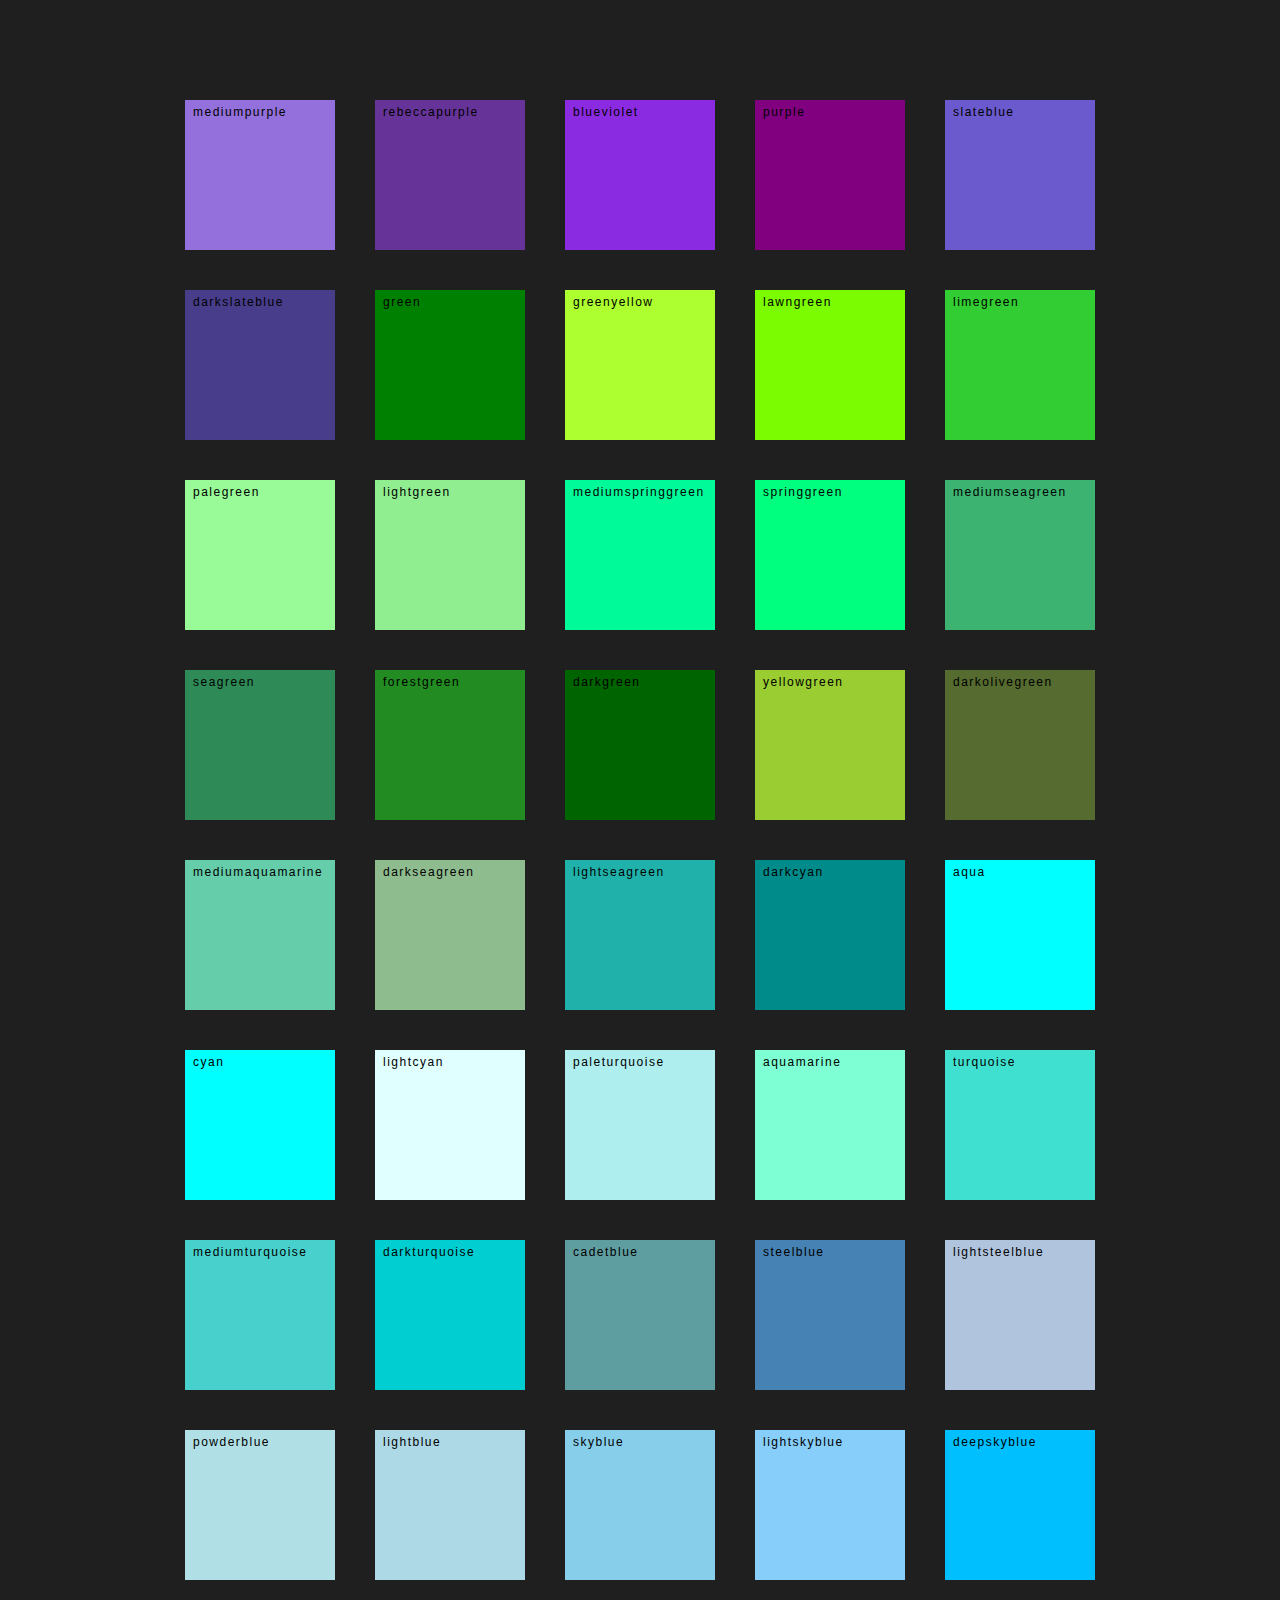
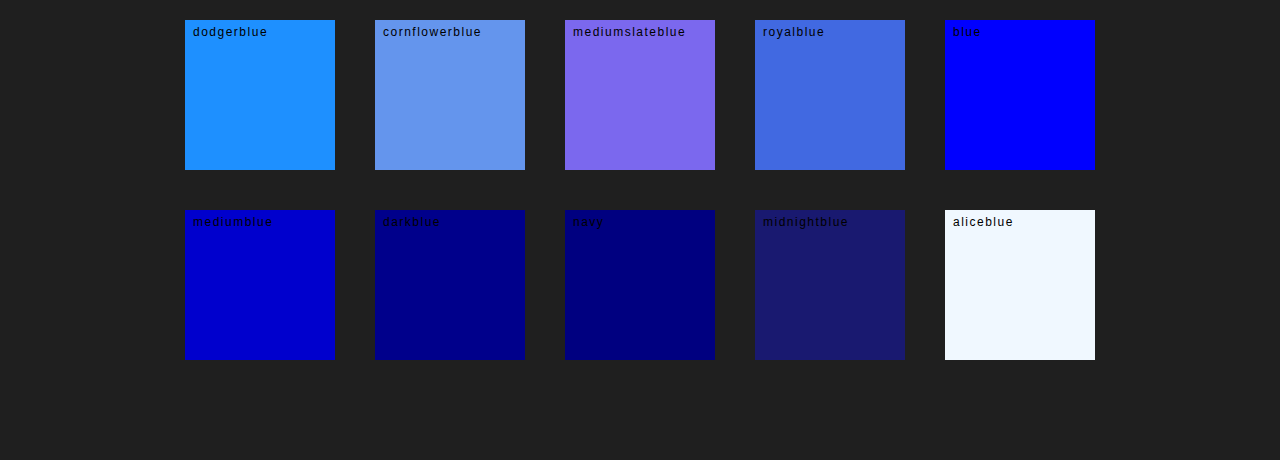
<file: fifty-shades-of-cold.html>
<!DOCTYPE html>
<html>

<head>
  <title>Fifty shades of cold</title>
  <meta http-equiv="Content-Type" content="text/html; charset=utf-8" />
  <link id="fav" rel="shortcut icon" type="image/x-icon" href="data:image/x-icon;,">
  <link rel="stylesheet" type="text/css" href="./fifty-shades-of-cold.data.css">

</head>

<body>
  <script type="module">

    import { generateClasses, generateColdShades, choseShade } from './fifty-shades-of-cold.js'

    generateClasses()
    generateColdShades()

    const divs = [...document.querySelectorAll('div')]
    divs.map((d) => {
      d.addEventListener('click', () => choseShade(d.textContent))
    })

  </script>
</body>

</html>
</file>
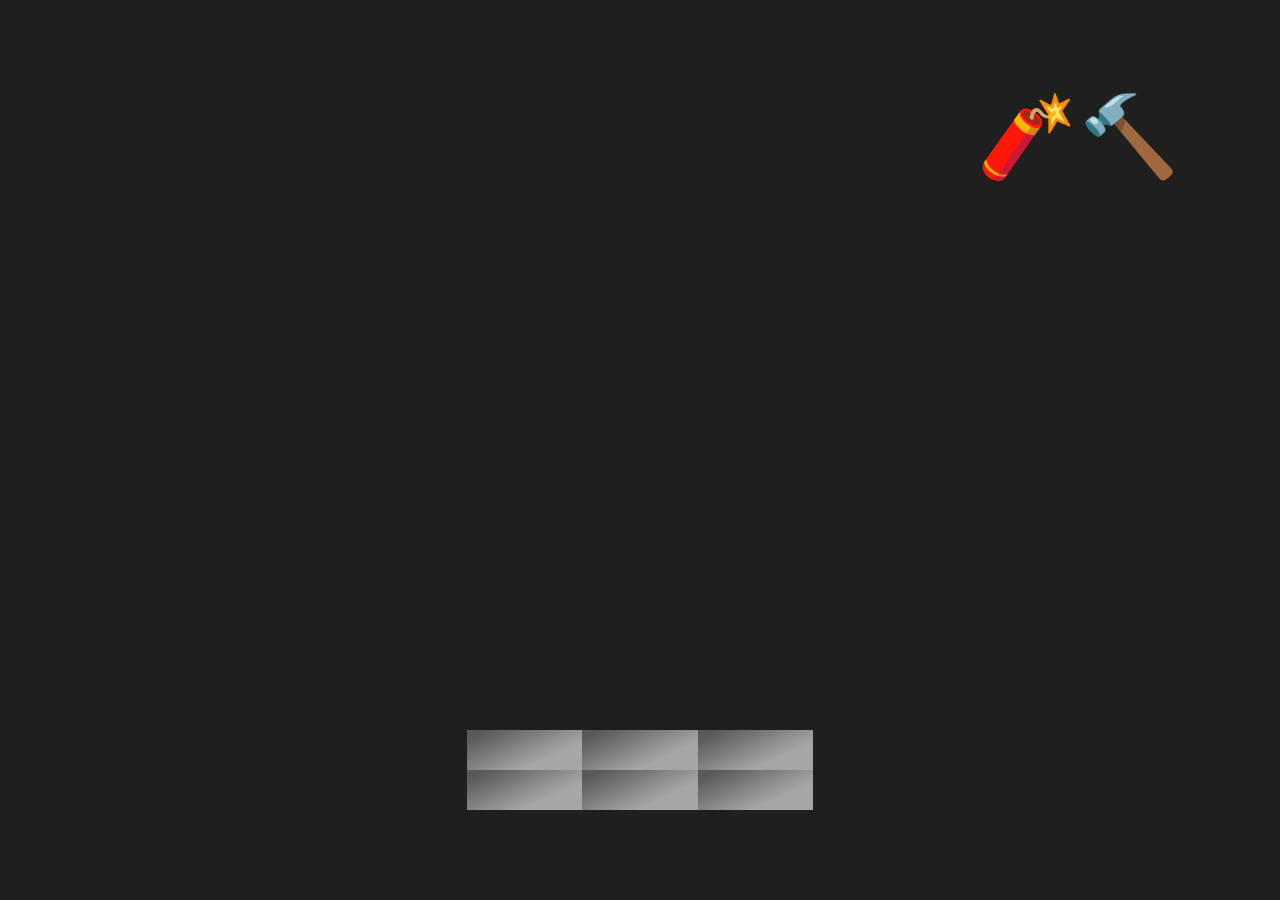
<file: dom/build-brick-and-break.js/build-brick-and-break.html>
<!DOCTYPE html>
<html>

<head>
  <title>Build brick and break</title>
  <meta http-equiv="Content-Type" content="text/html; charset=utf-8" />
  <link id="fav" rel="shortcut icon" type="image/x-icon" href="data:image/x-icon;,">
  <link rel="stylesheet" type="text/css" href="./build-brick-and-break.data.css">
</head>

<body>
  <script type="module">
    import { build, repair, destroy } from './build-brick-and-break.js'

    build(54)

    const body = document.querySelector('body')

    const tools = document.createElement('section')
    tools.id = 'tools'
    body.append(tools)

    const dynamite = document.createElement('span')
    dynamite.id = 'dynamite'
    dynamite.textContent = '🧨'
    dynamite.addEventListener('click', destroy)

    const hammer = document.createElement('span')
    hammer.id = 'hammer'
    hammer.textContent = '🔨'
    hammer.addEventListener('click', () => repair(...reparations))

    tools.append(dynamite, hammer)

    const random = (min, max) => {
      min = Math.ceil(min)
      max = Math.floor(max)
      return Math.floor(Math.random() * (max - min + 1)) + min
    }

    const randomBricks = [...Array(15).keys()].map((e) => `brick-${random(1, 54)}`)
    const reparations = [...new Set(['brick-26', ...randomBricks])]

    body.dataset.reparations = reparations

  </script>
</body>

</html>
</file>
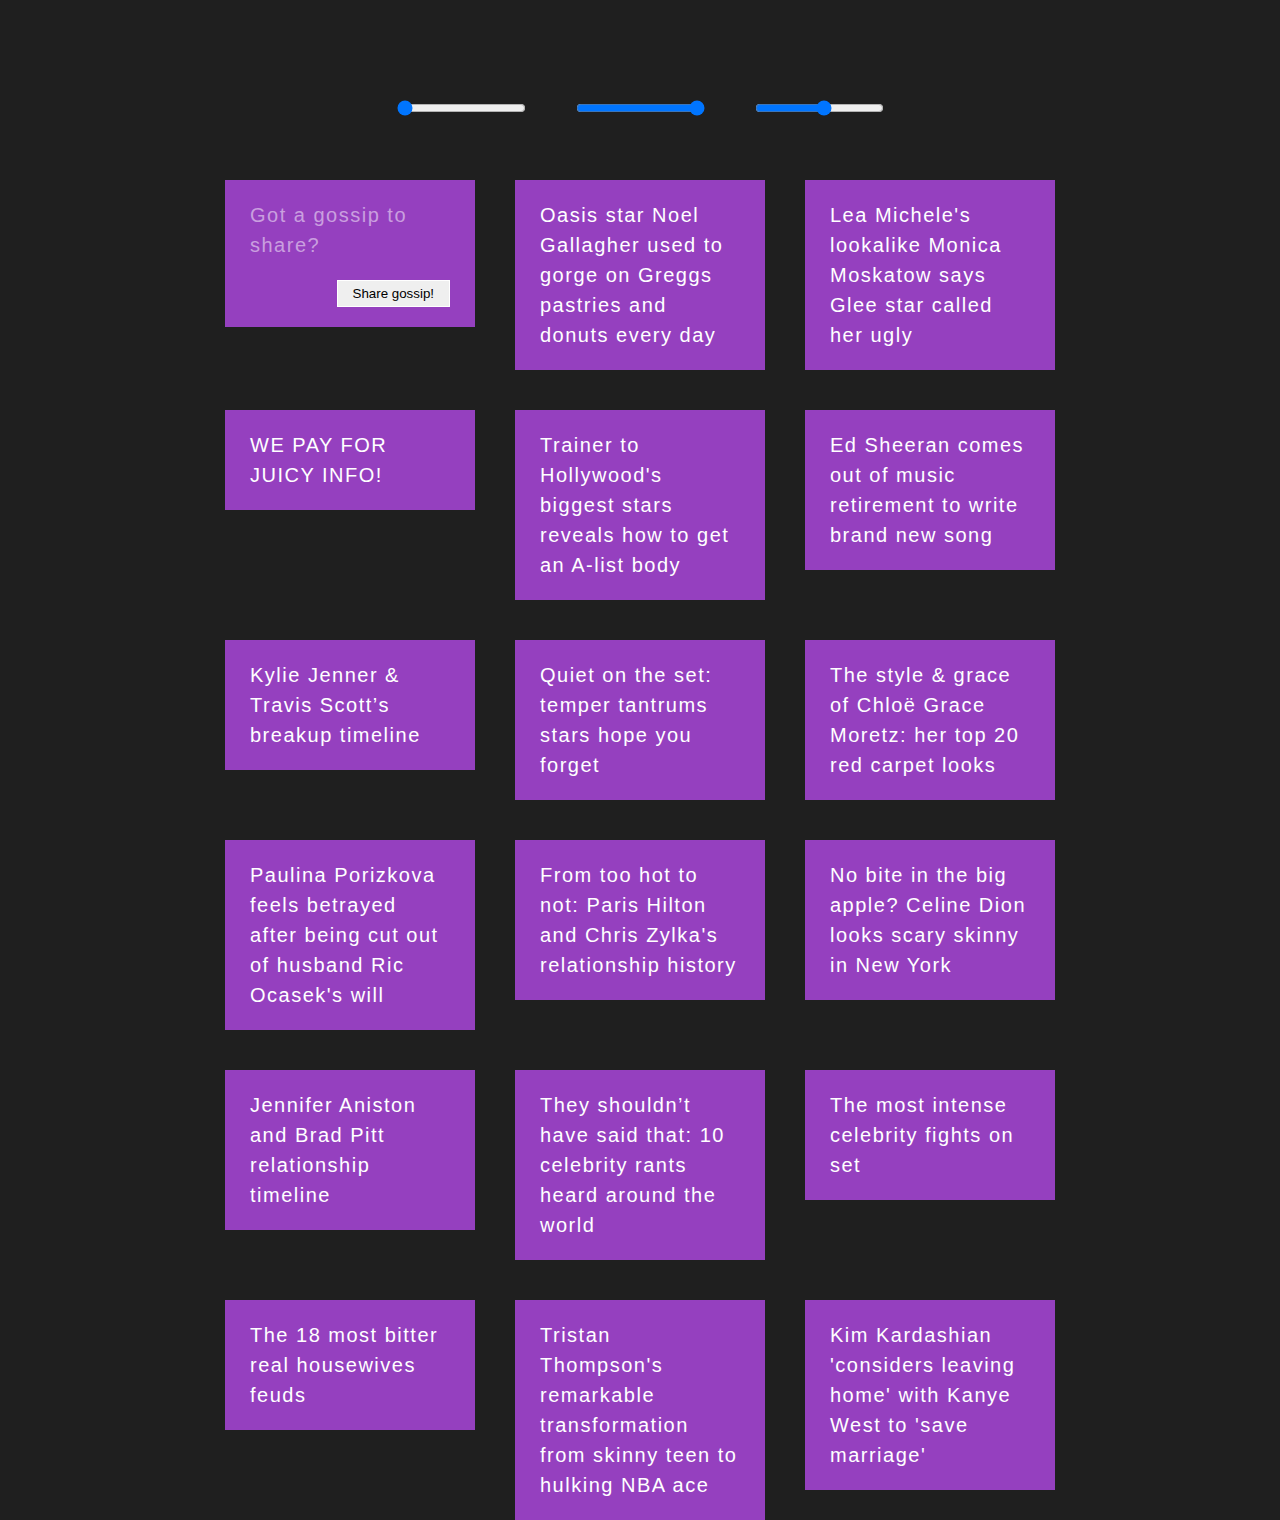
<file: dom/gossip-grid.js/gossip-grid.html>
<!DOCTYPE html>
<html>

<head>
  <title>Gossip grid</title>
  <meta http-equiv="Content-Type" content="text/html; charset=utf-8" />
  <link id="fav" rel="shortcut icon" type="image/x-icon" href="data:image/x-icon;,">
  <link rel="stylesheet" type="text/css" href="./gossip-grid.data.css">
</head>

<body>
  <script type="module">

    import { grid } from './gossip-grid.js'

    grid()

  </script>
</body>

</html>
</file>
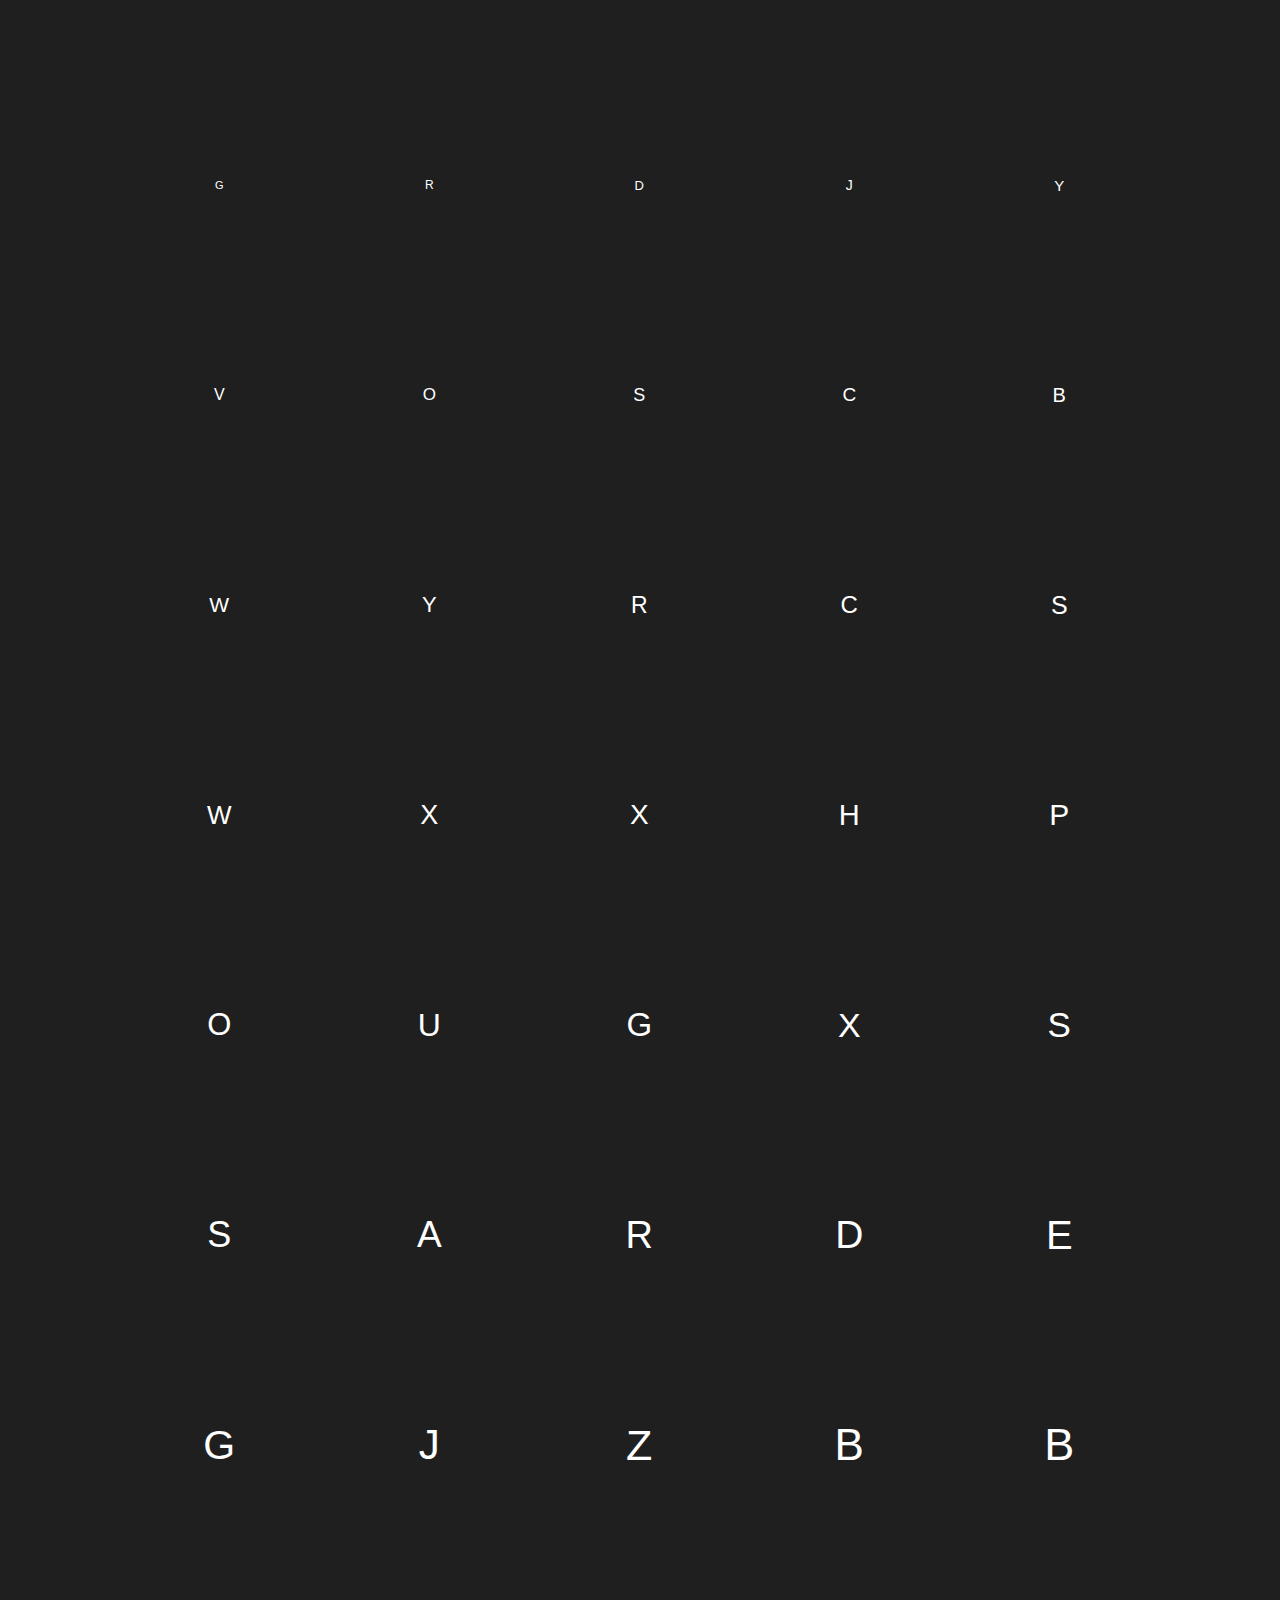
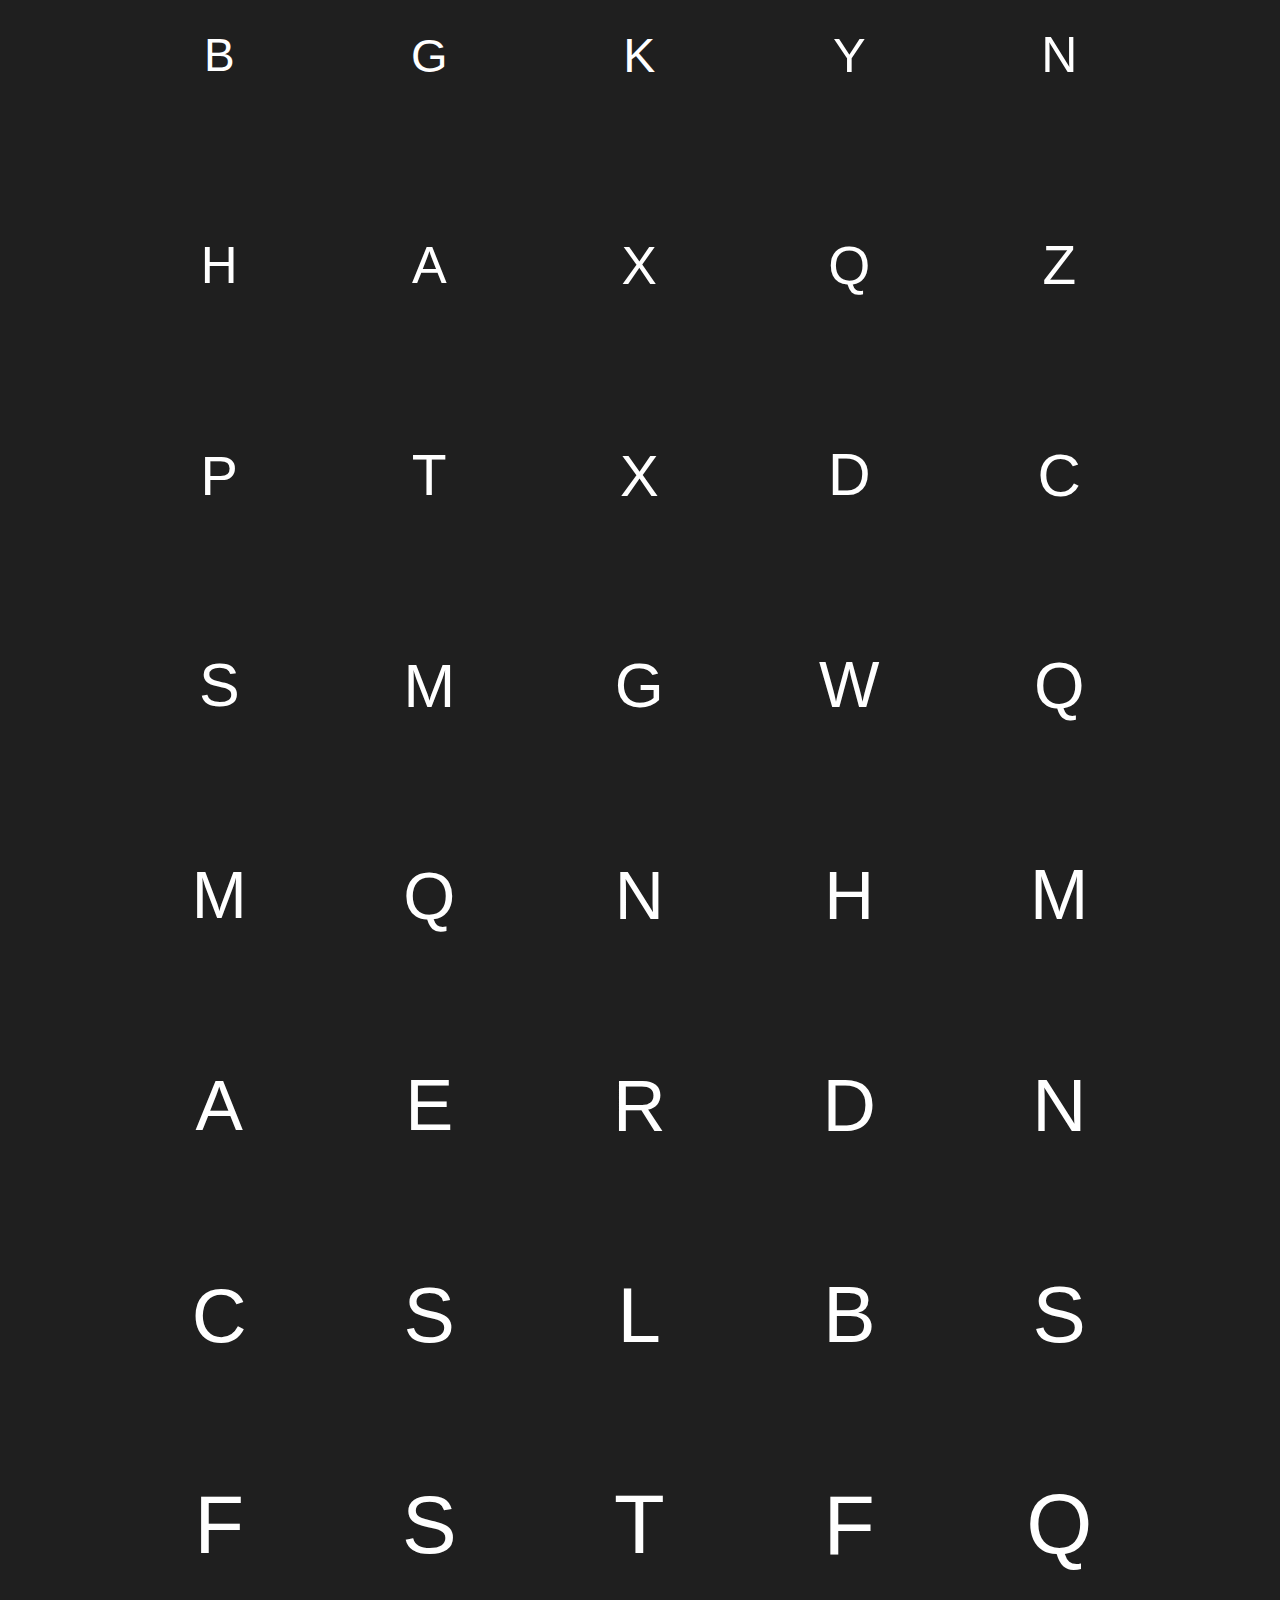
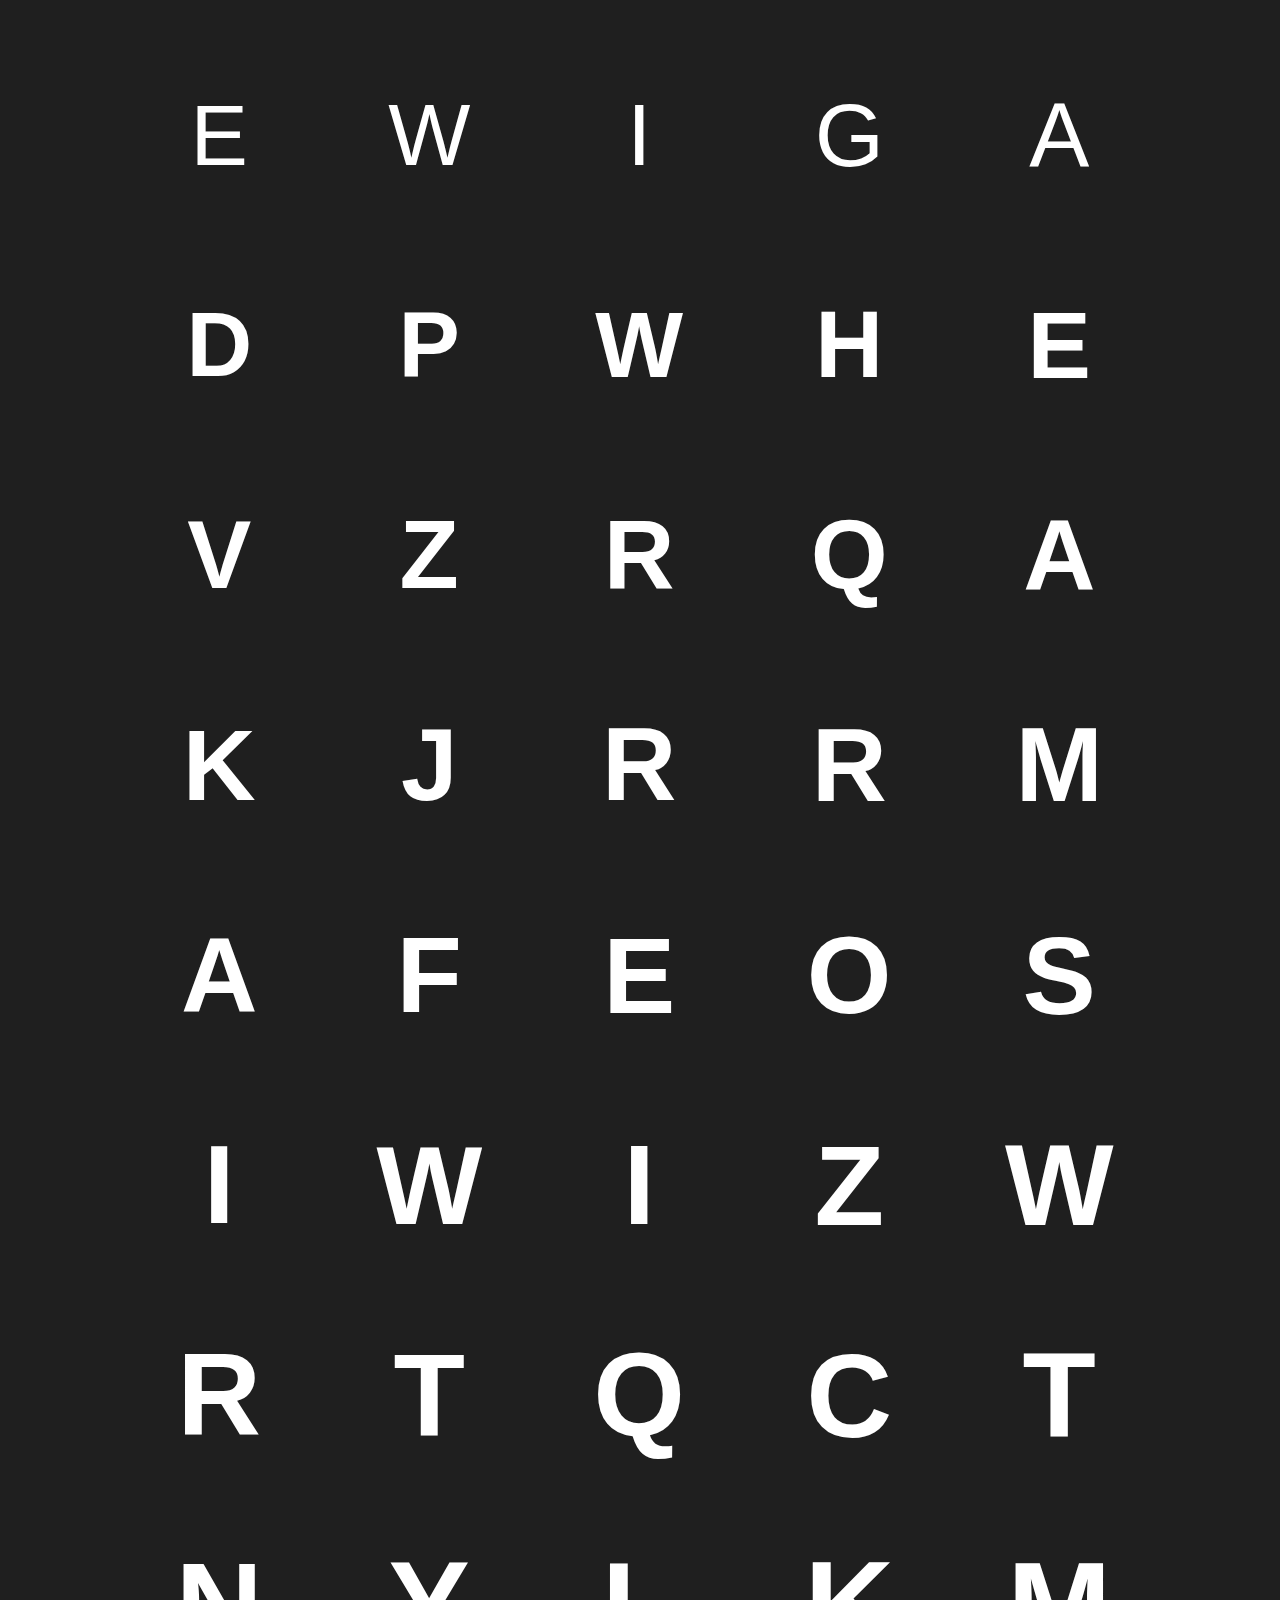
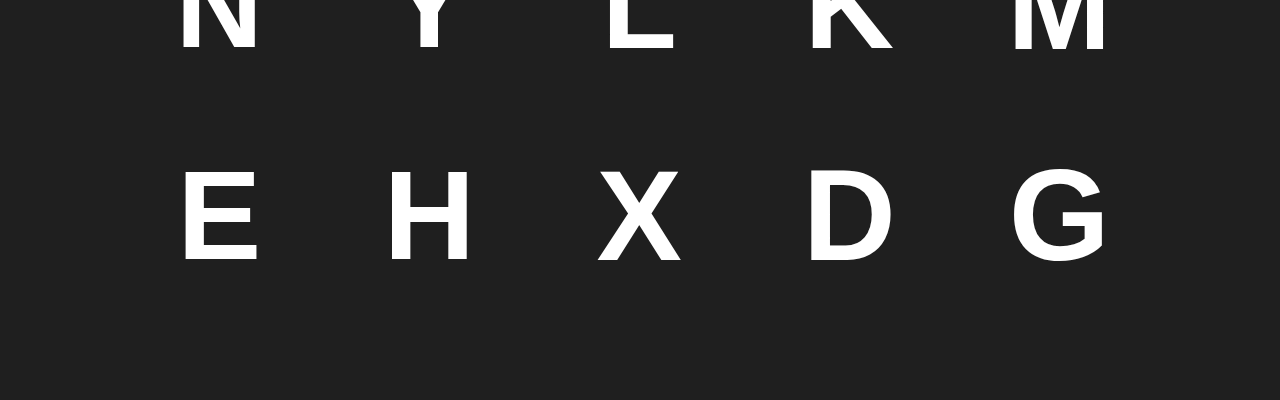
<file: dom/harder-bigger-bolder-stronger.js/harder-bigger-bolder-stronger.html>
<!DOCTYPE html>
<html>

<head>
  <title>Harder, bigger, bolder, stronger</title>
  <meta http-equiv="Content-Type" content="text/html; charset=utf-8" />
  <link id="fav" rel="shortcut icon" type="image/x-icon" href="data:image/x-icon;,">
  <link rel="stylesheet" type="text/css" href="./harder-bigger-bolder-stronger.data.css">
</head>

<body>
  <script type="module">

    import { generateLetters } from './harder-bigger-bolder-stronger.js'

    generateLetters()

  </script>
</body>

</html>
</file>
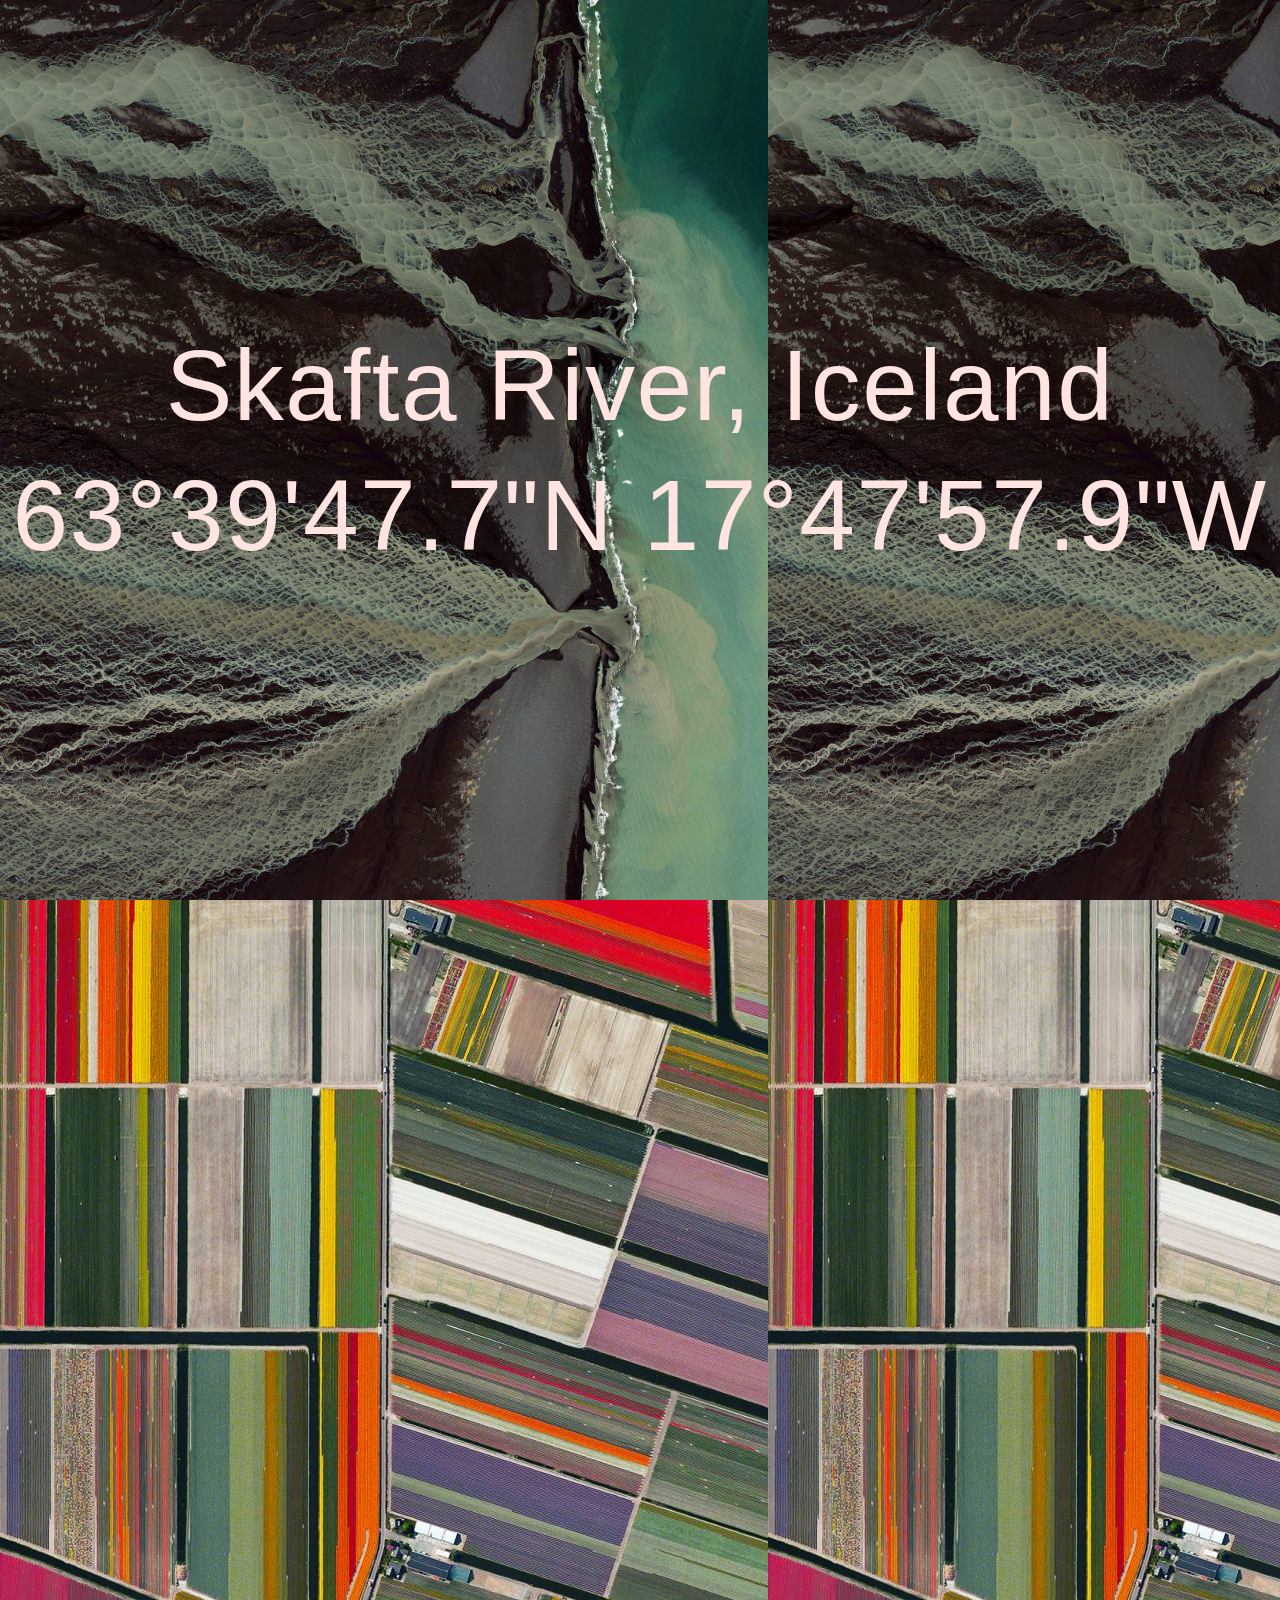
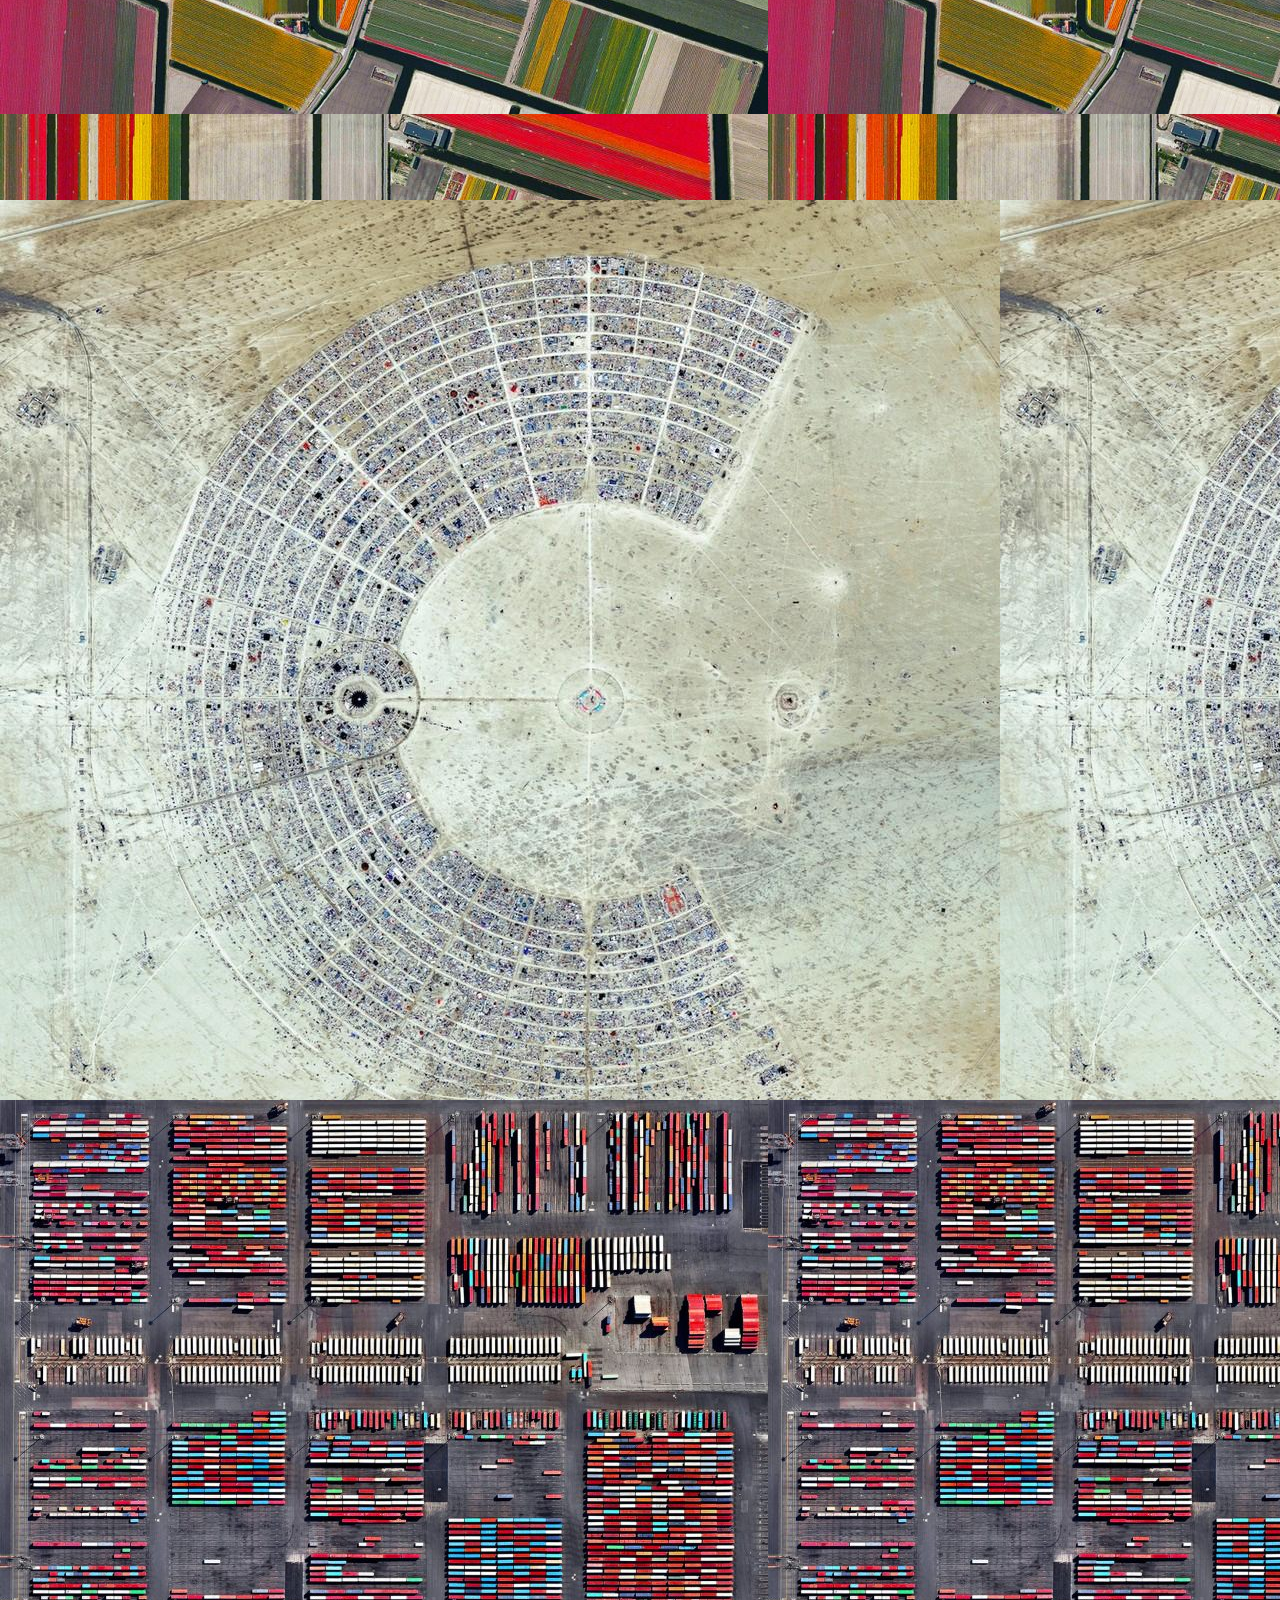
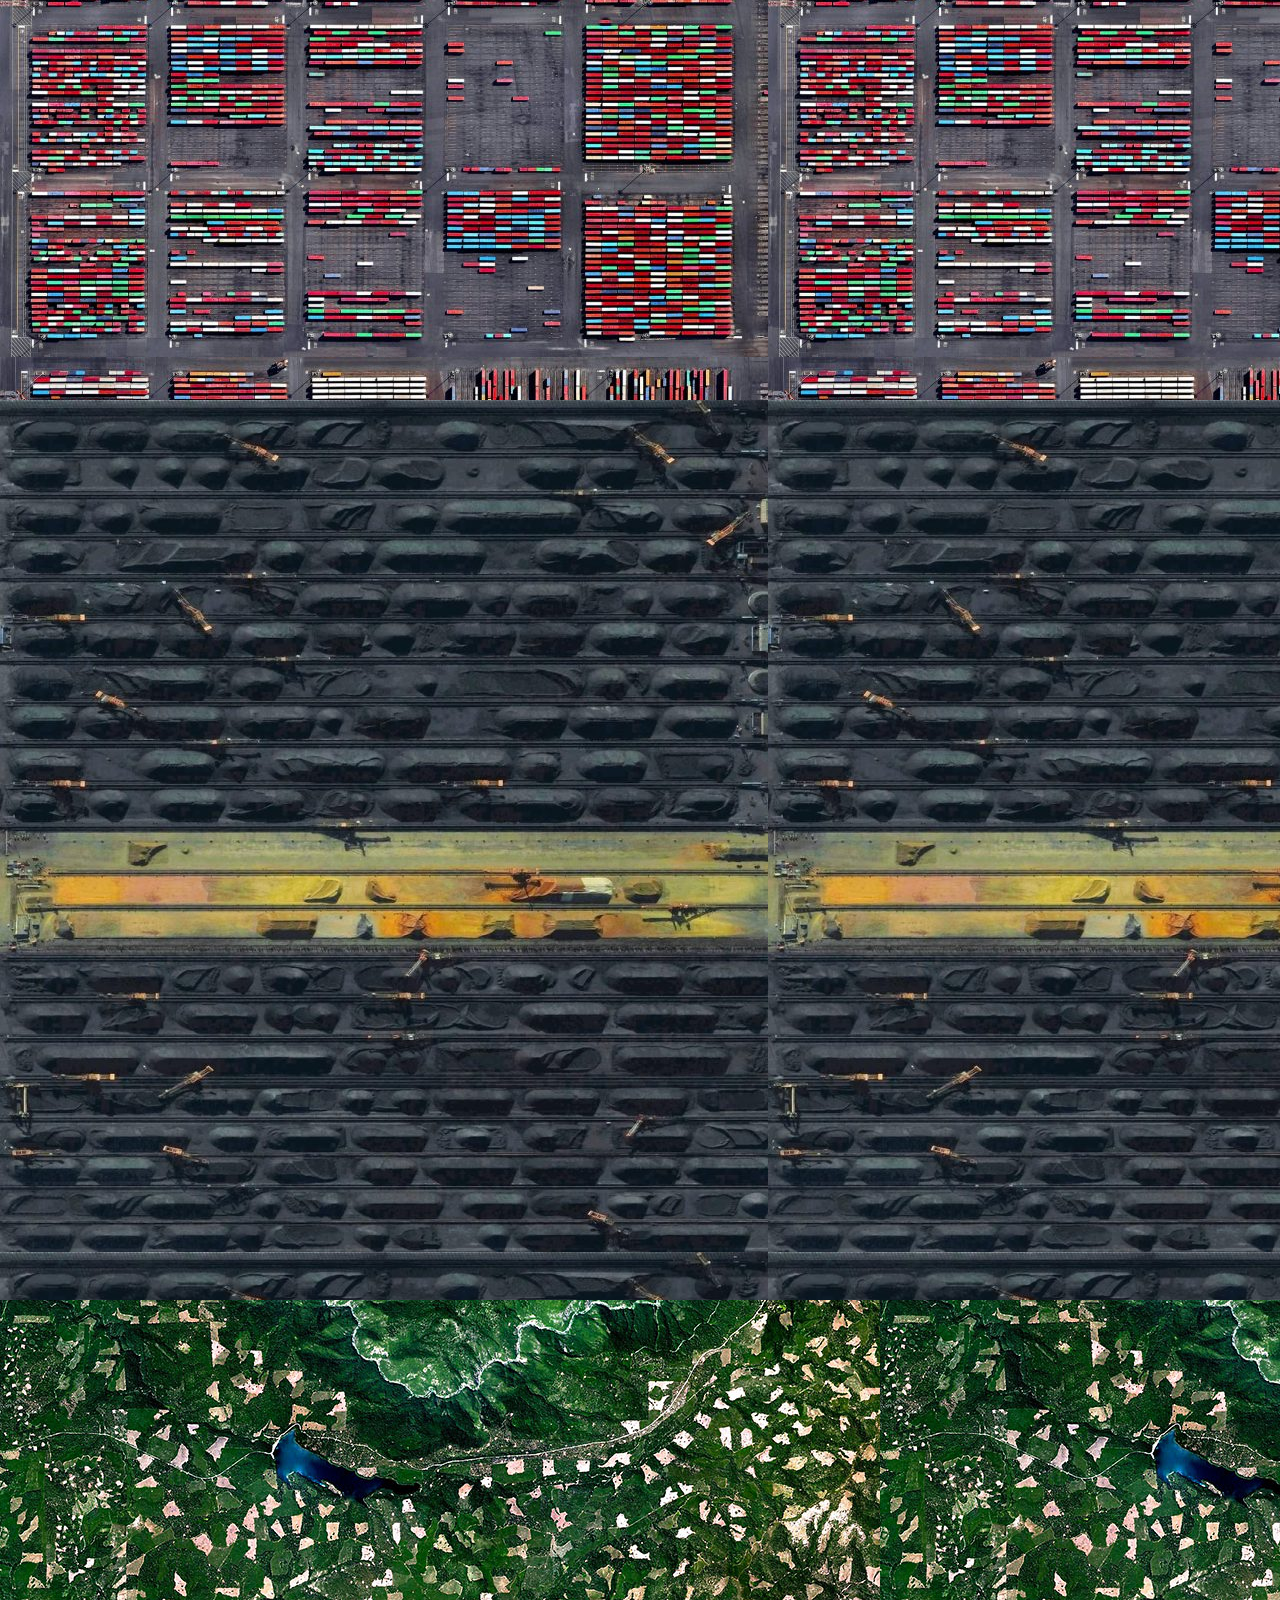
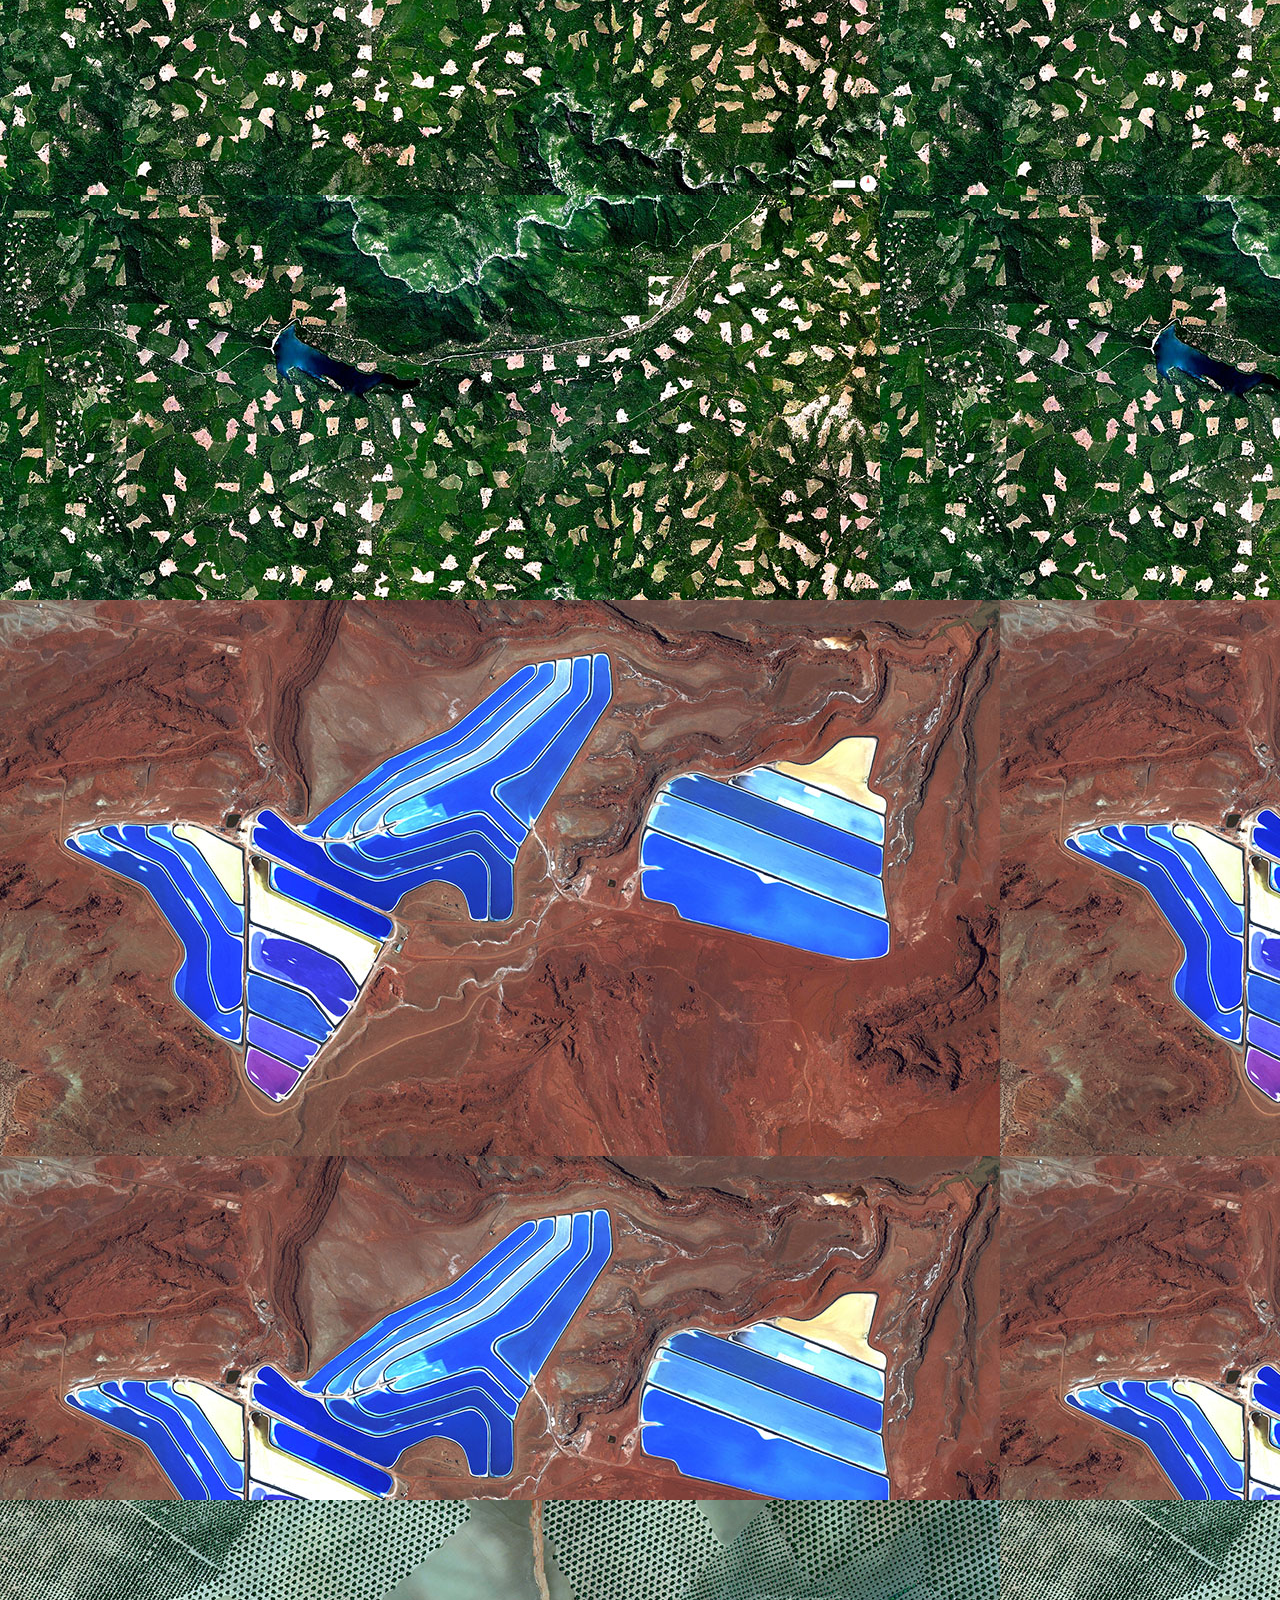
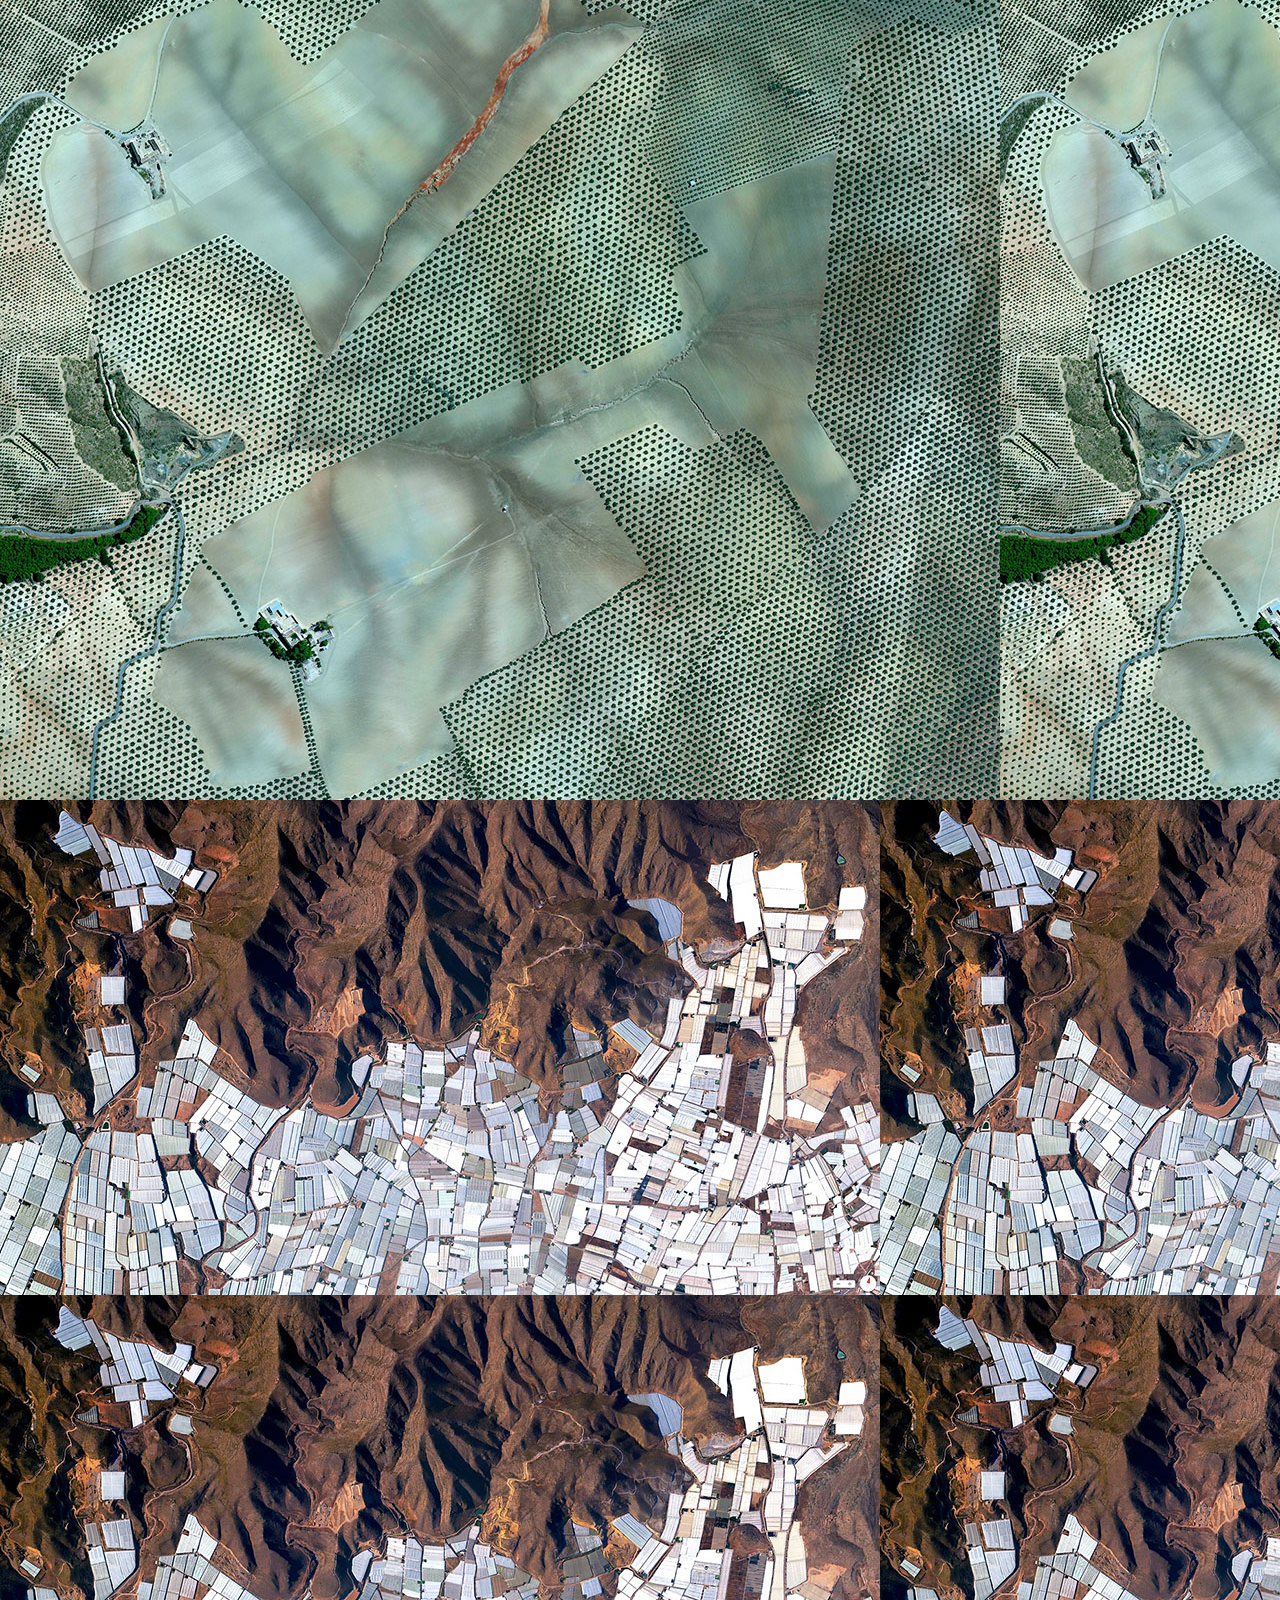
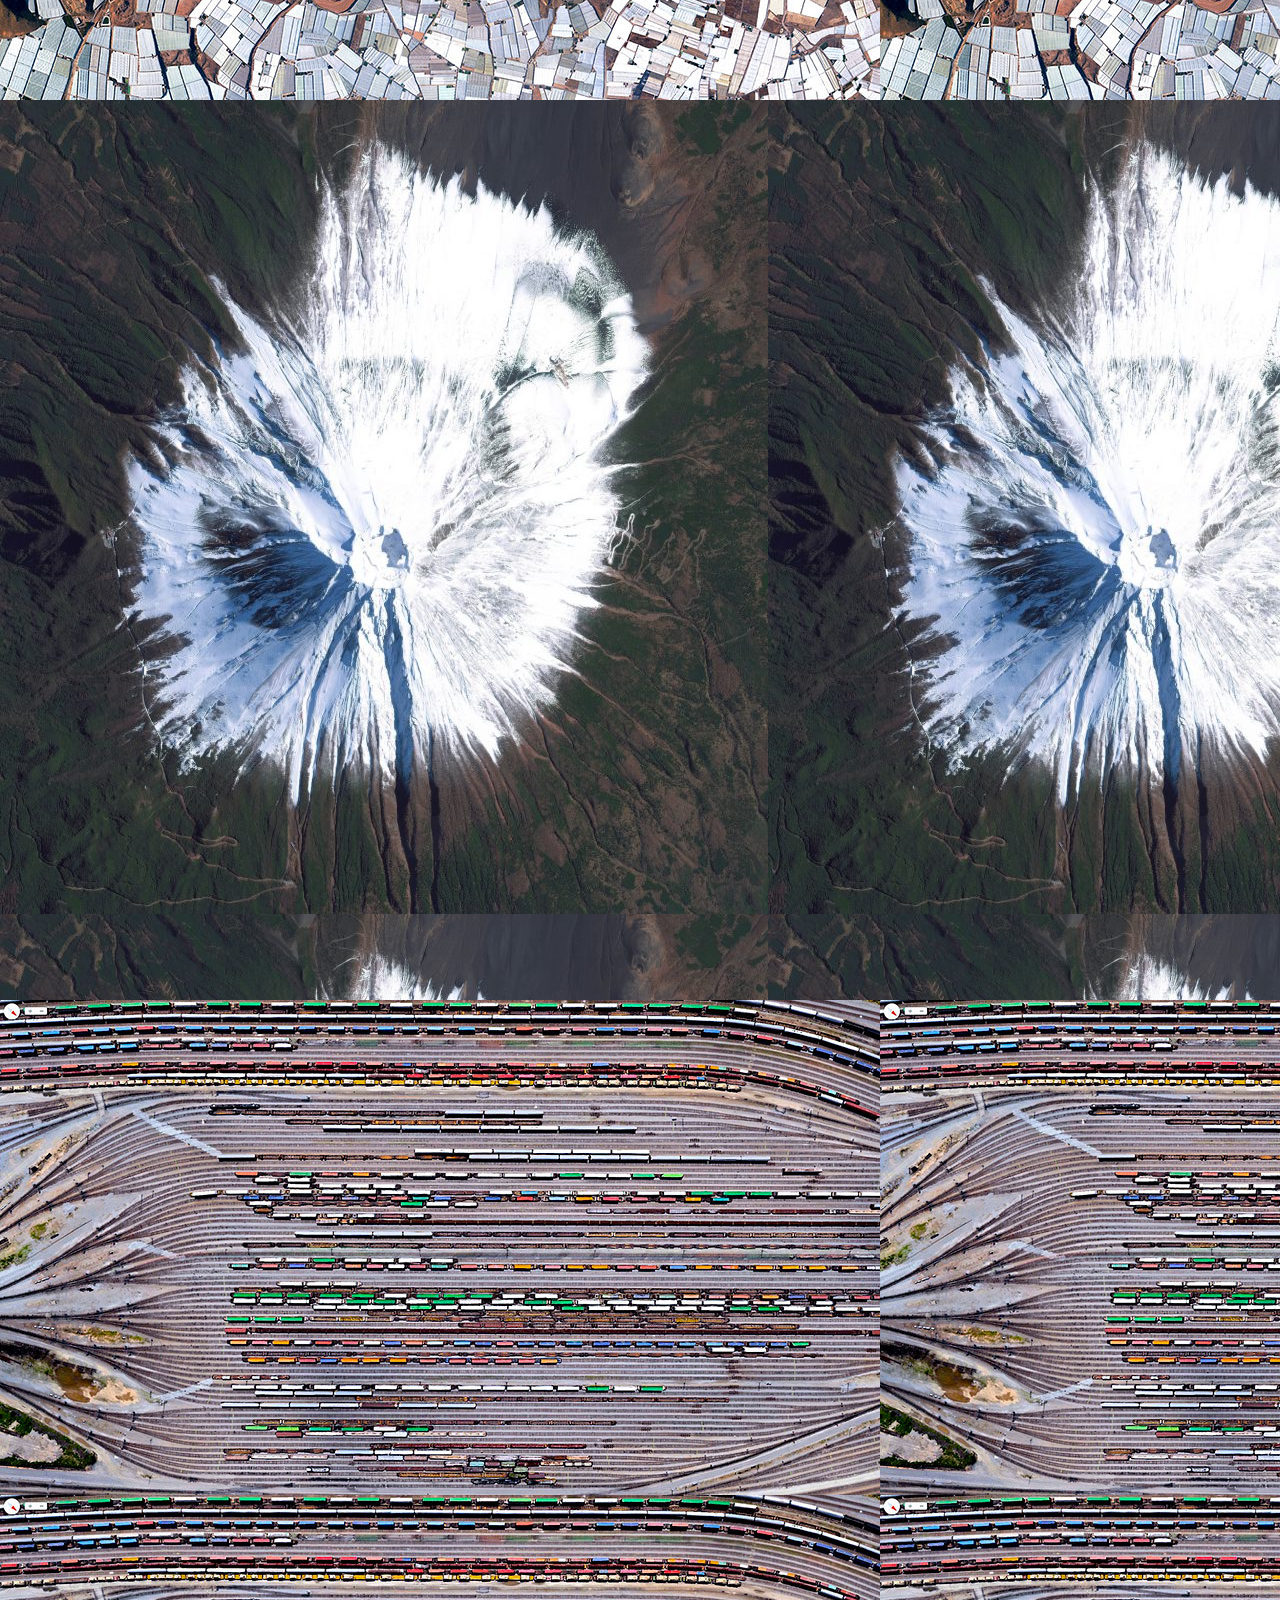
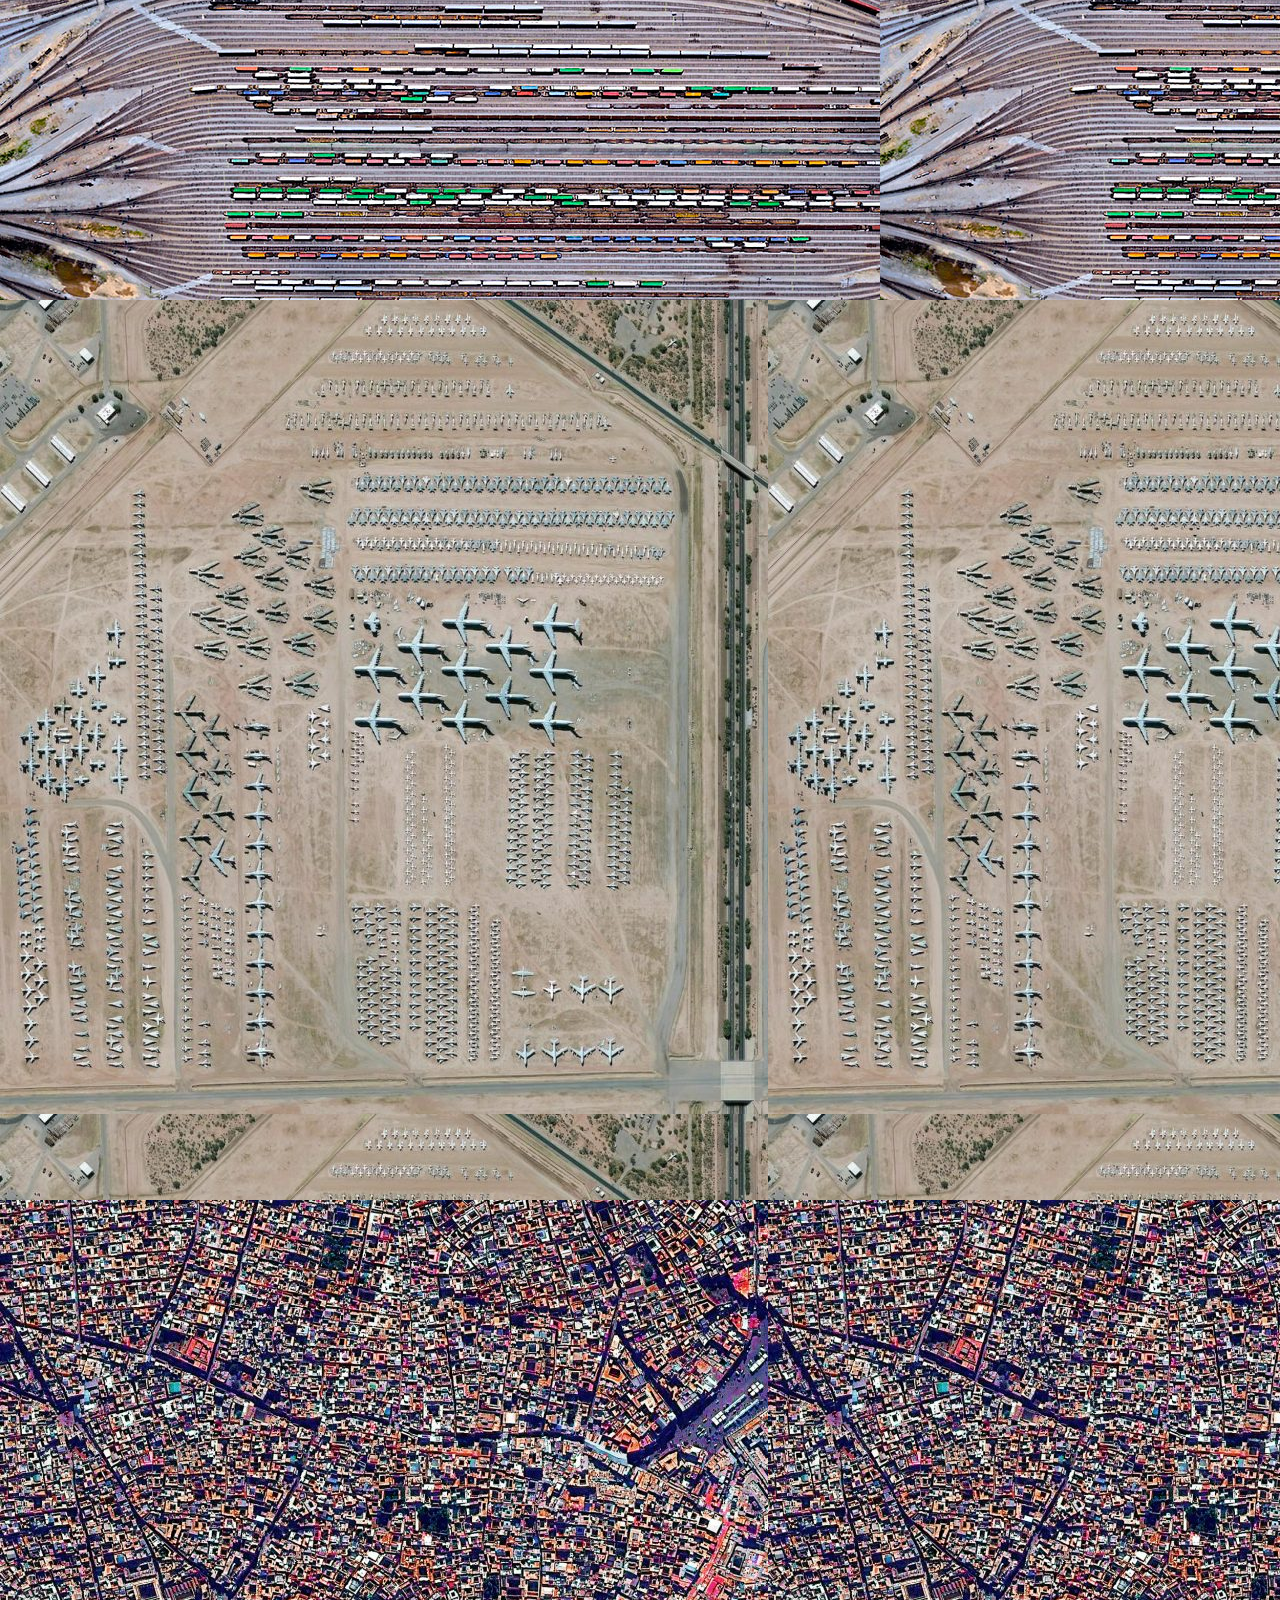
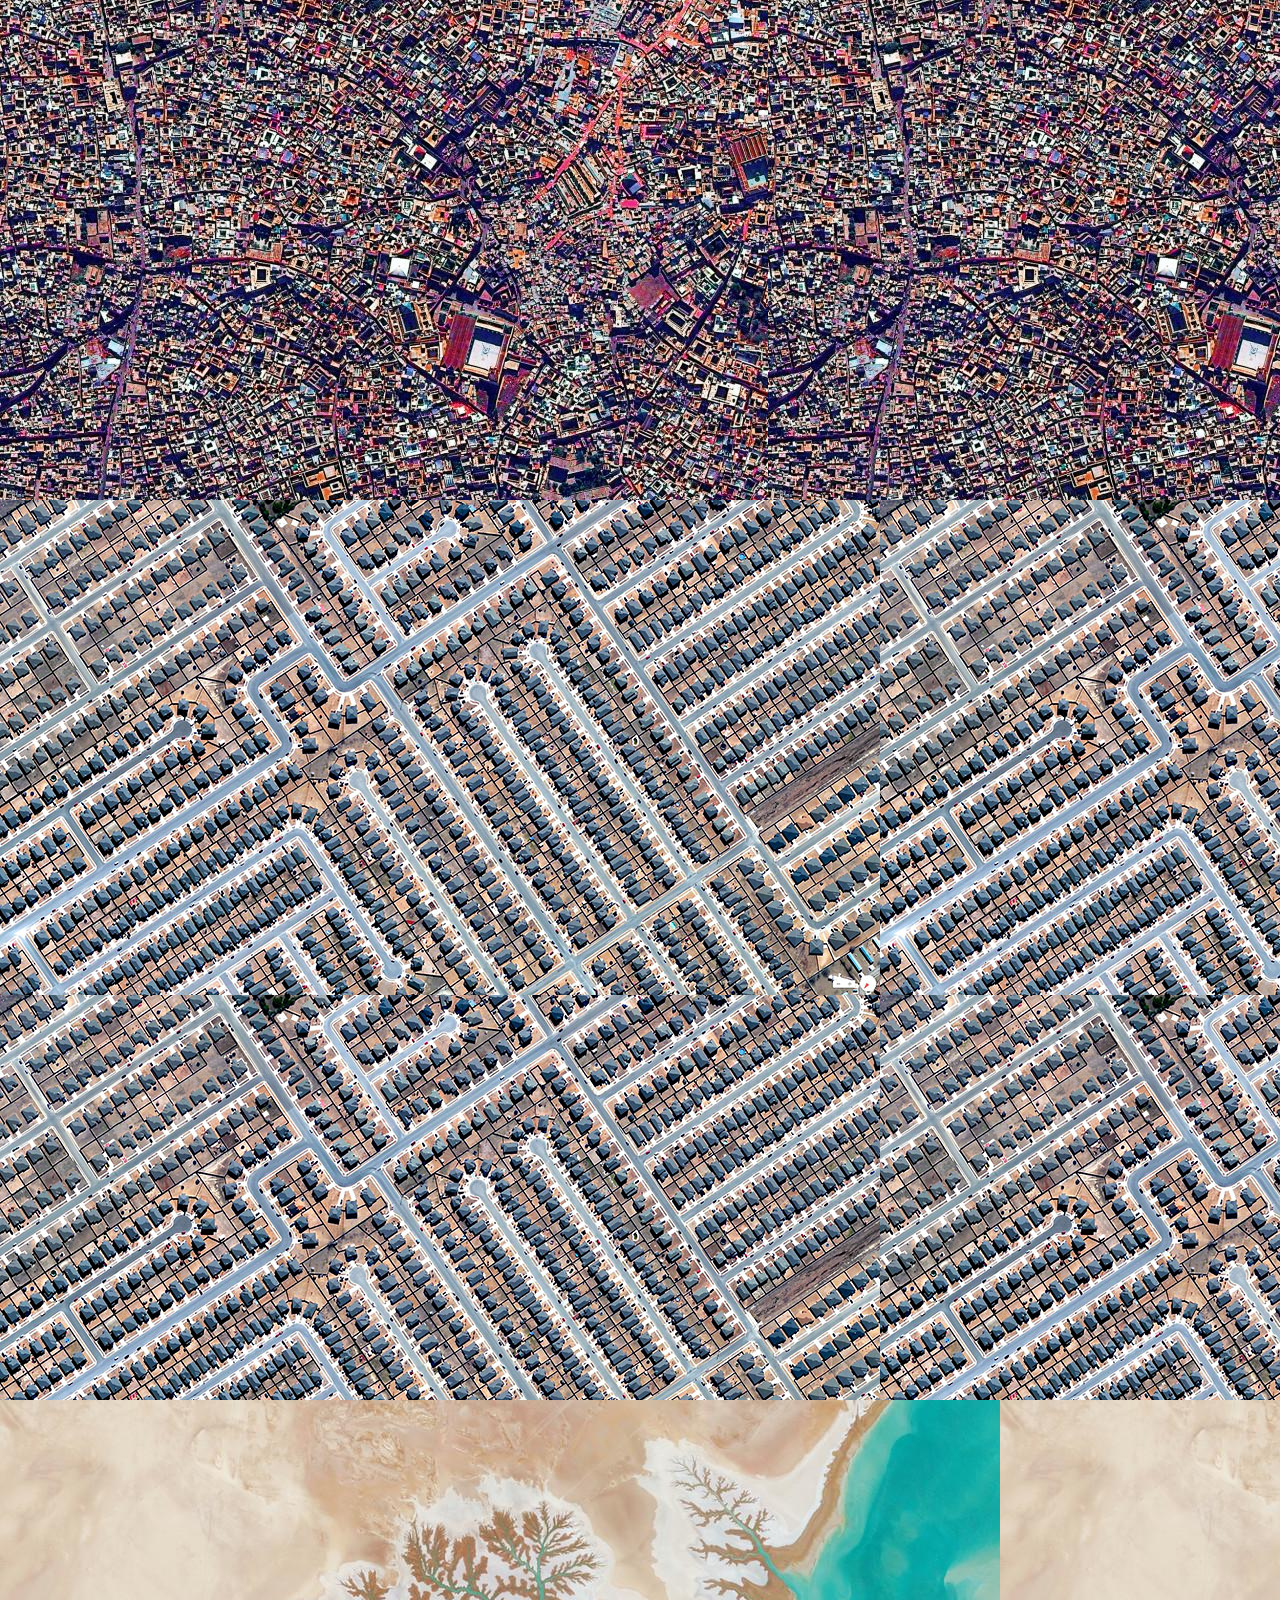
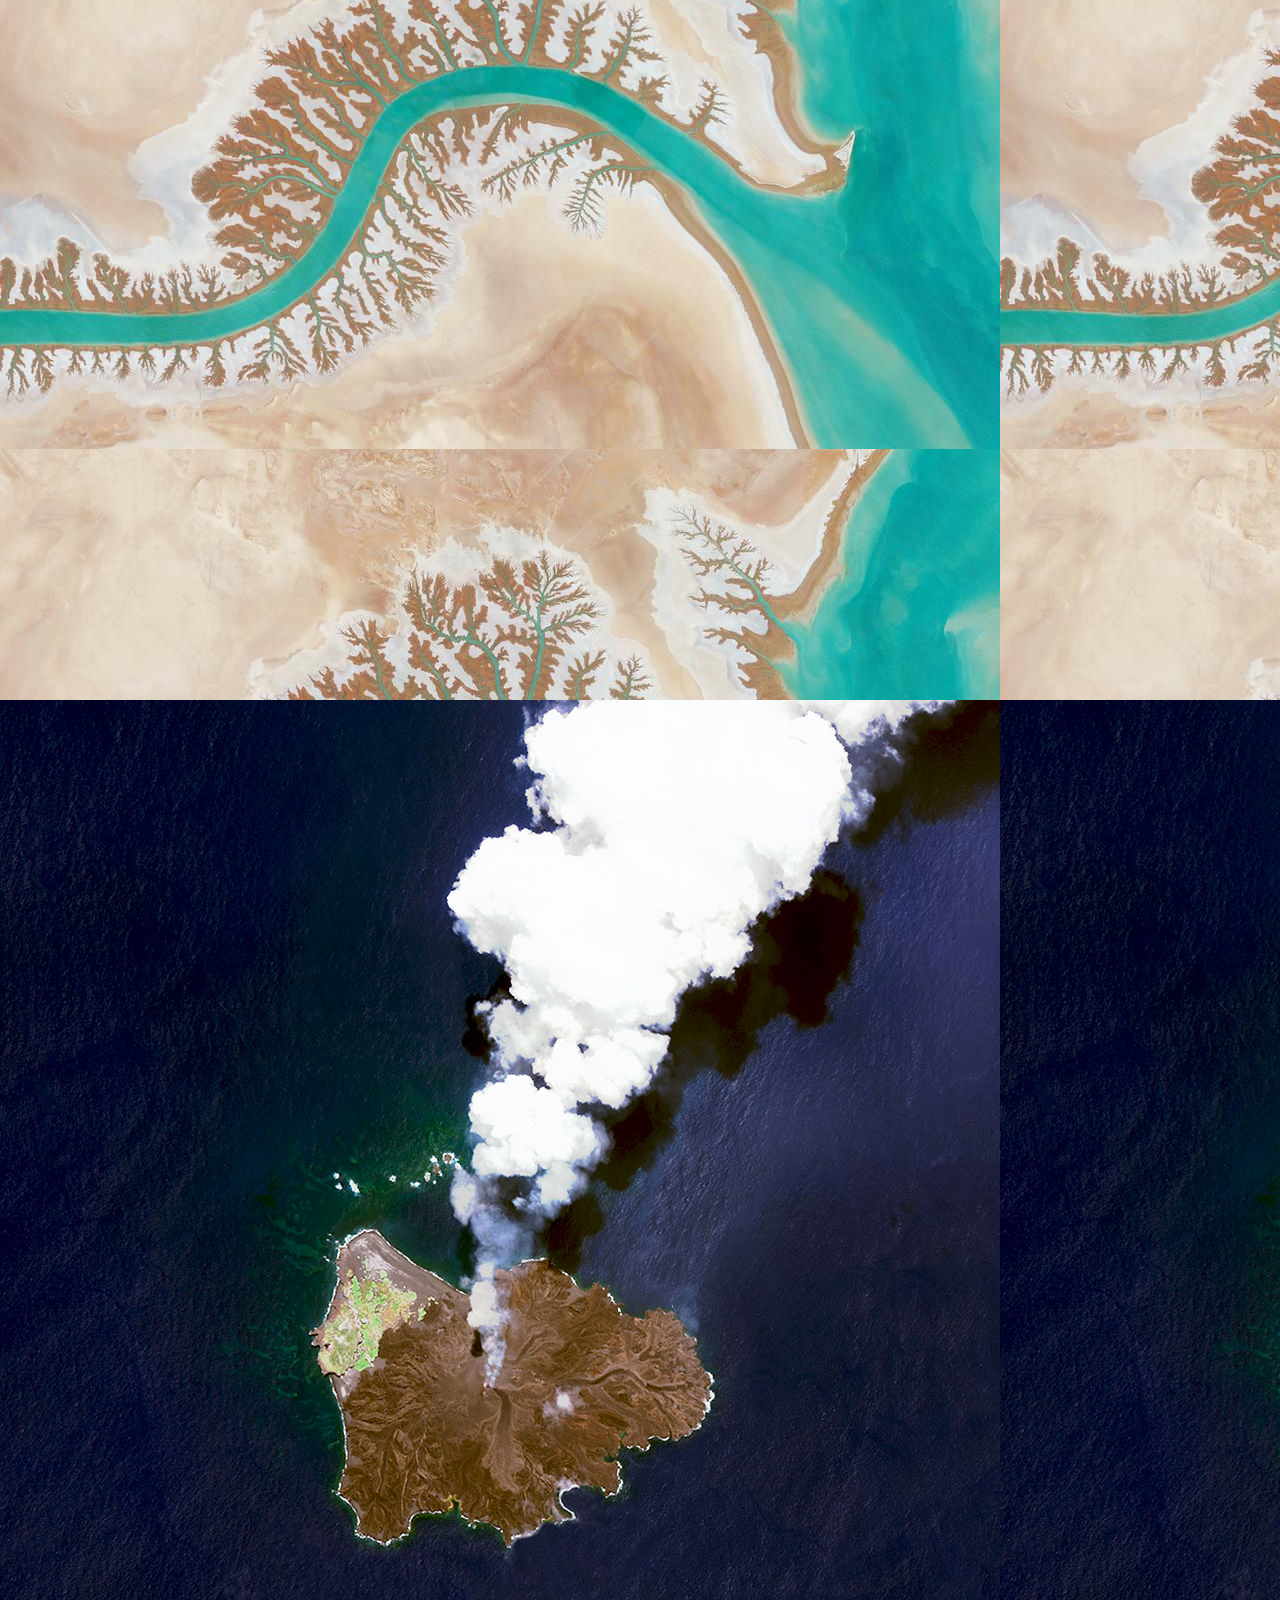
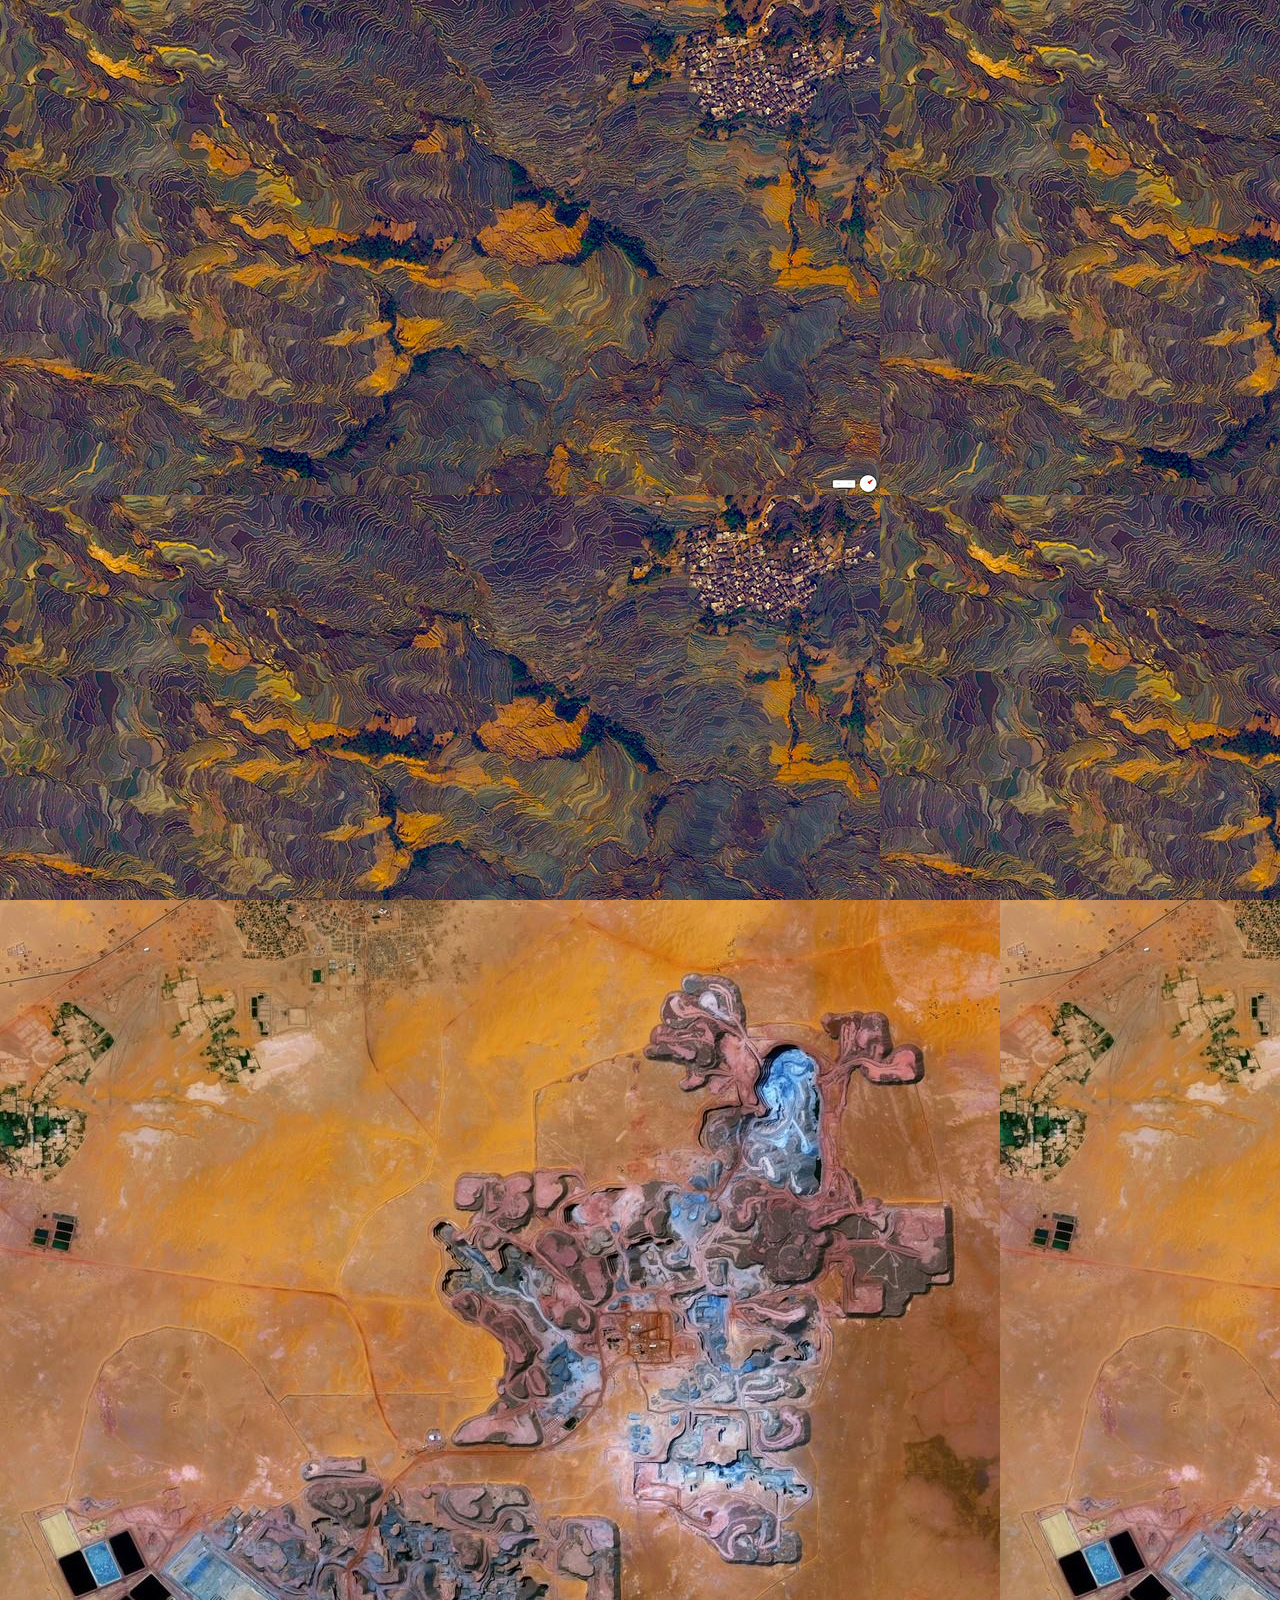
<file: dom/where-do-we-go.js/where-do-we-go.html>
<!DOCTYPE html>
<html>

<head>
  <title>Where do we go?</title>
  <meta http-equiv="Content-Type" content="text/html; charset=utf-8" />
  <link id="fav" rel="shortcut icon" type="image/x-icon" href="data:image/x-icon;,">
  <link rel="stylesheet" type="text/css" href="./where-do-we-go.data.css">
</head>

<body>
  <script type="module">
    import { explore } from './where-do-we-go.js'

    explore()
  </script>
</body>

</html>
</file>
<file: fifty-shades-of-cold.data.css>
:root {
  --background: hsl(0, 0%, 12%);
  --text: hsl(0, 0%, 80%);
  --clear: hsl(0, 0%, 65%);
  --disabled: hsl(0, 0%, 35%);
  --purple: #bb73e6;
}

* {
  margin: 0;
  padding: 0;
  box-sizing: border-box;
}

body {
  font-family: sans-serif;
  letter-spacing: 1.5px;
  background: var(--background);
  display: flex;
  flex-wrap: wrap;
  justify-content: center;
  align-content: center;
  width: 100vw;
  padding: 5rem;
  font-size: 12px;
}

div {
  cursor: pointer;
  width: 150px;
  height: 150px;
  margin: 20px;
  padding: 5px 8px;
}
</file>
<file: dom/build-brick-and-break.js/build-brick-and-break.data.css>
:root {
  --background: hsl(0, 0%, 12%);
  --text: hsl(0, 0%, 80%);
  --clear: hsl(0, 0%, 65%);
  --disabled: hsl(0, 0%, 35%);
  --purple: #bb73e6;
}

* {
  margin: 0;
  padding: 0;
  box-sizing: border-box;
}

body {
  font-family: sans-serif;
  letter-spacing: 1.5px;
  background: var(--background);
  display: flex;
  flex-wrap: wrap;
  align-content: flex-end;
  height: 100vh;
  color: var(--text);
  padding: 10vh 36.5vw;
}

div {
  text-align: center;
  font-size: 10px;
  width: 9vw;
  display: inline-flex;
  justify-content: center;
  align-items: center;
  height: 4.44vh;
  background: linear-gradient(-25deg, var(--clear) 30%, var(--disabled) 90%);
}

#tools {
  position: fixed;
  right: 100px;
  font-size: 80px;
  cursor: pointer;
  user-select: none;
}

[data-repaired='true'] {
  color: hsl(275, 100%, 50%);
}

[data-repaired='true']:after {
  content: '-repaired';
}

[data-repaired='in progress'] {
  color: black;
}

[data-repaired='in progress']:after {
  content: '-in progress';
}
</file>
<file: dom/gossip-grid.js/gossip-grid.data.css>
:root {
  --background: hsl(0, 0%, 12%);
  --text: hsl(0, 0%, 80%);
  --clear: hsl(0, 0%, 65%);
  --disabled: hsl(0, 0%, 35%);
  --purple: #bb73e6;
}

* {
  margin: 0;
  padding: 0;
  box-sizing: border-box;
}

body {
  font-family: sans-serif;
  letter-spacing: 1.5px;
  background: var(--background);
  display: flex;
  flex-wrap: wrap;
  justify-content: center;
  width: 100vw;
  height: 100vh;
  padding: 10rem;
  align-items: flex-start;
}

.gossip {
  background: hsl(280, 50%, 50%);
  margin: 20px;
  width: 250px;
  padding: 20px 25px;
  line-height: 30px;
  font-size: 20px;
  word-break: break-word;
  color: white;
  display: flex;
  justify-content: space-between;
  flex-direction: column;
}

.gossip:first-letter {
  text-transform: uppercase;
}

.ranges {
  position: fixed;
  top: 5rem;
  display: flex;
}

.range {
  display: flex;
  justify-content: center;
  align-items: center;
  color: var(--clear);
  font-family: monospace;
}

.range label,
.range span {
  width: 100px;
}

.range label {
  text-align: right;
}

input {
  margin: 20px 25px;
}

textarea {
  height: 100%;
  width: 100%;
  max-width: 100%;
  outline: none;
  border: none;
  font-family: inherit;
  font-size: inherit;
  line-height: inherit;
  letter-spacing: inherit;
  color: inherit;
  background-color: transparent;
  padding: 0;
  margin: 0;
  resize: none;
}

textarea::placeholder {
  color: rgba(255, 255, 255, 0.5);
}

button {
  margin-top: 20px;
  text-align: right;
  border: solid 1px white;
  align-self: flex-end;
  padding: 5px 15px;
  cursor: pointer;
}

.fade-in {
  animation: fade-in 0.75s;
}

@keyframes fade-in {
  from {
    opacity: 0%;
  }
  to {
    opacity: 100%;
  }
}
</file>
<file: dom/harder-bigger-bolder-stronger.js/harder-bigger-bolder-stronger.data.css>
:root {
  --background: hsl(0, 0%, 12%);
  --text: hsl(0, 0%, 80%);
  --clear: hsl(0, 0%, 65%);
  --disabled: hsl(0, 0%, 35%);
  --purple: #bb73e6;
}

* {
  margin: 0;
  padding: 0;
  box-sizing: border-box;
}

body {
  font-family: sans-serif;
  letter-spacing: 1.5px;
  background: var(--background);
  display: flex;
  flex-wrap: wrap;
  justify-content: center;
  align-content: center;
  width: 100vw;
  padding: 5rem;
  font-size: 12px;
}

div {
  display: flex;
  justify-content: center;
  align-items: center;
  margin: 5px;
  width: 200px;
  height: 200px;
  color: white;
}
</file>
<file: dom/where-do-we-go.js/where-do-we-go.data.css>
:root {
  --background: hsl(0, 0%, 12%);
  --text: hsl(0, 0%, 80%);
  --clear: hsl(0, 0%, 65%);
  --disabled: hsl(0, 0%, 35%);
  --purple: #bb73e6;
}

* {
  margin: 0;
  padding: 0;
  box-sizing: border-box;
}

body {
  font-family: sans-serif;
  letter-spacing: 1.5px;
  background: var(--background);
}

section {
  height: 100vh;
  width: 100vw;
}

a {
  text-decoration: none;
}

.location {
  position: fixed;
  top: 0;
  color: white;
  width: 100vw;
  height: 100vh;
  display: flex;
  align-items: center;
  justify-content: center;
  font-size: 100px;
  line-height: 130px;
  white-space: pre-wrap;
  text-align: center;
  cursor: pointer;
}

.direction {
  position: fixed;
  right: 100px;
  top: 100px;
  text-align: center;
  font-size: 40px;
  line-height: 60px;
  color: white;
  white-space: pre-wrap;
}
</file>
